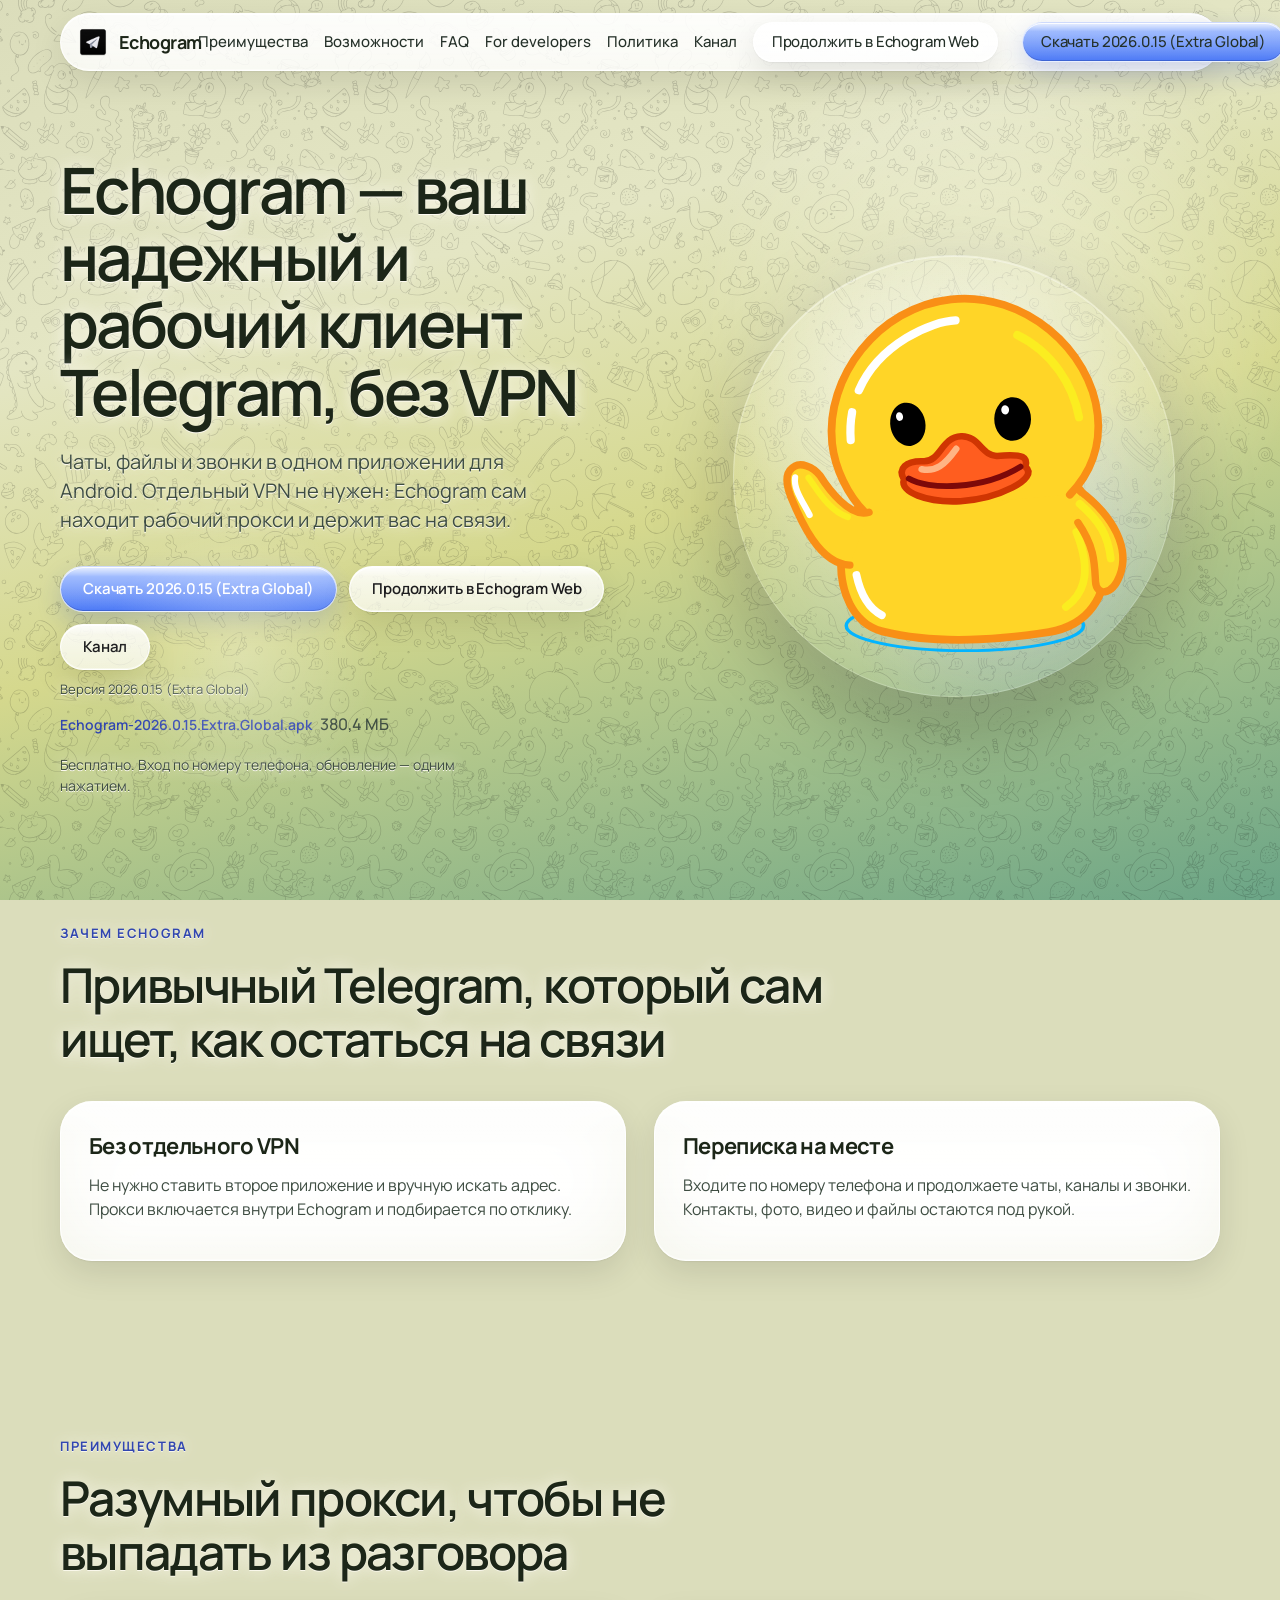
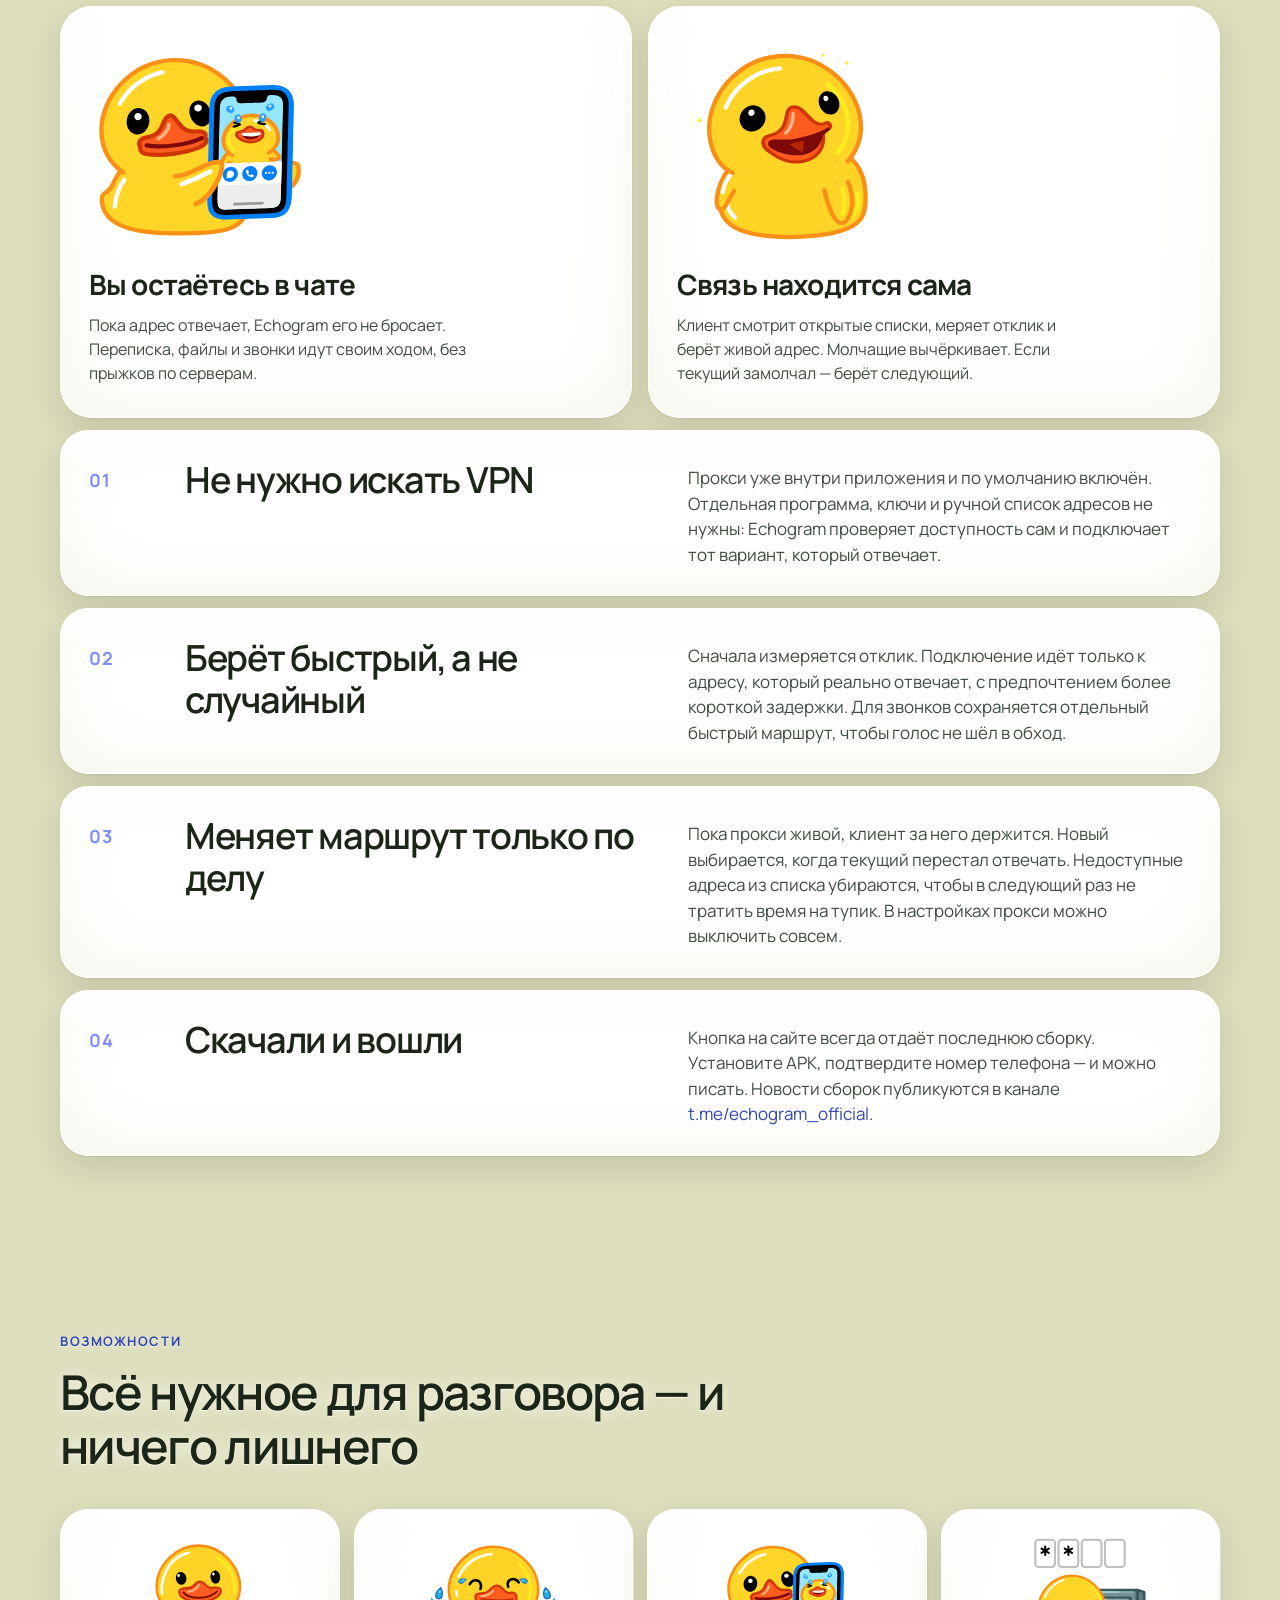
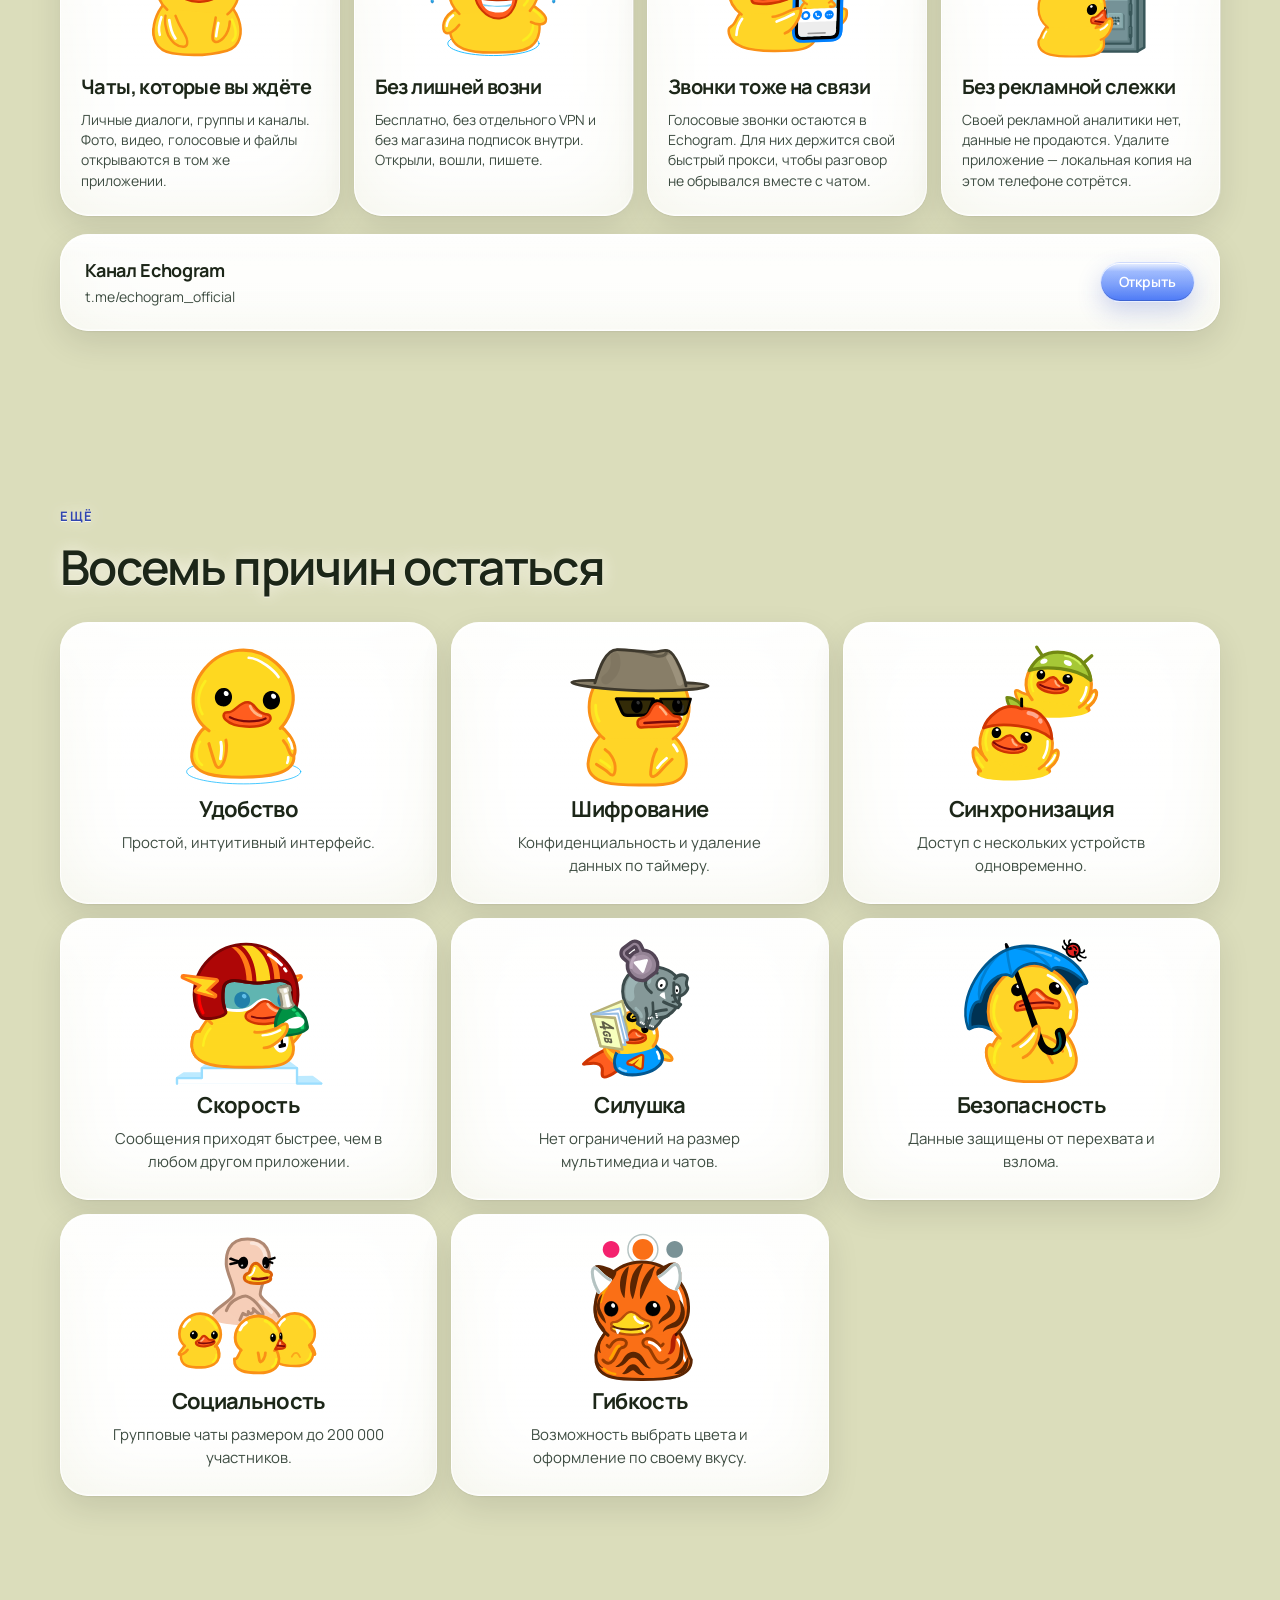
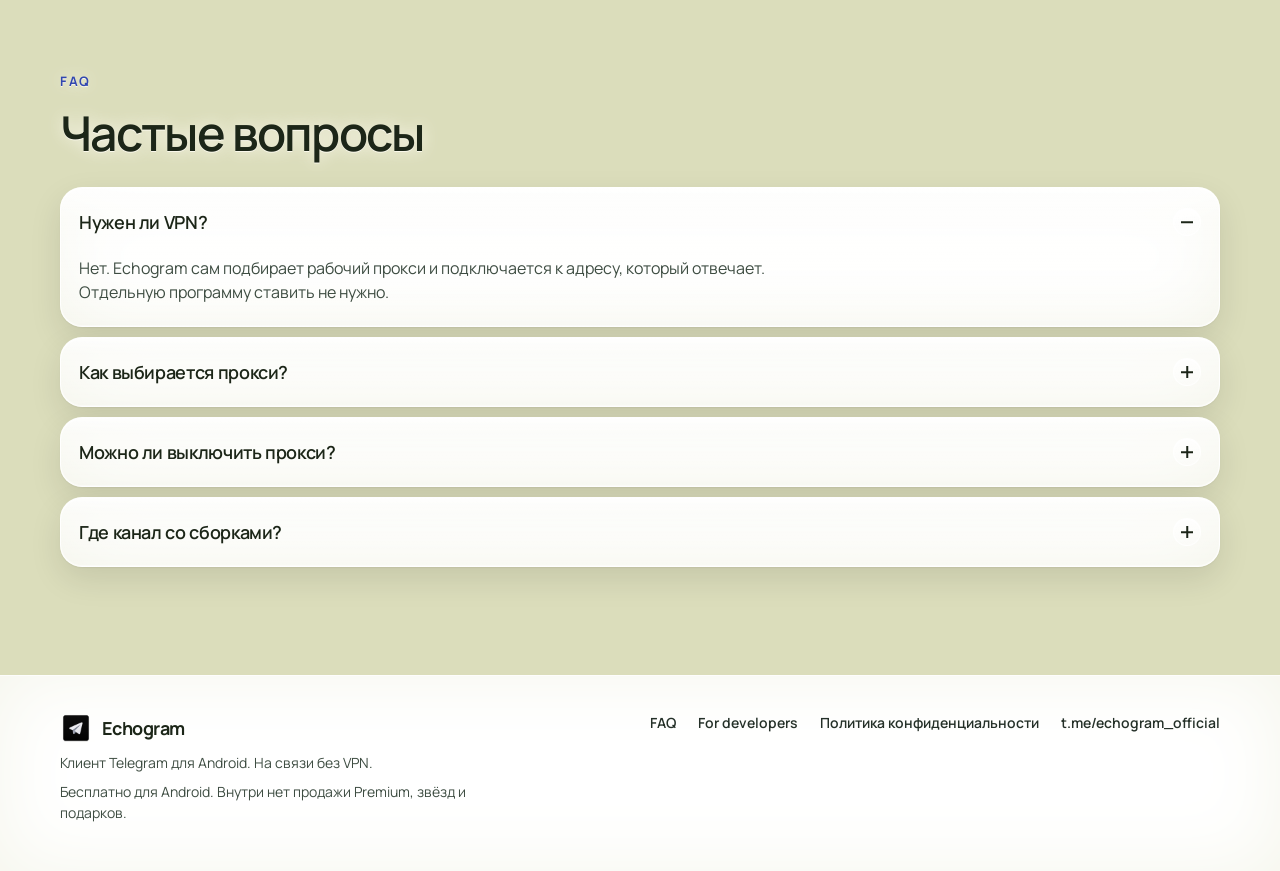
<file: index.html>
<!DOCTYPE html>
<html lang="ru">
<head>
  <meta charset="utf-8">
  <meta name="viewport" content="width=device-width, initial-scale=1">
  <title>Echogram — ваш надежный и рабочий клиент Telegram, без VPN</title>
  <meta name="description" content="Echogram — ваш надежный и рабочий клиент Telegram, без VPN.">
  <meta name="robots" content="index, follow, max-image-preview:large">
  <link rel="canonical" href="https://echogram.pw/">
  <meta property="og:locale" content="ru_RU">
  <meta property="og:type" content="website">
  <meta property="og:site_name" content="Echogram">
  <meta property="og:title" content="Echogram — ваш надежный и рабочий клиент Telegram, без VPN">
  <meta property="og:description" content="Echogram — ваш надежный и рабочий клиент Telegram, без VPN.">
  <meta property="og:url" content="https://echogram.pw/">
  <meta property="og:image" content="https://echogram.pw/icon.webp">
  <meta name="twitter:card" content="summary">
  <meta name="twitter:title" content="Echogram — ваш надежный и рабочий клиент Telegram, без VPN">
  <meta name="twitter:description" content="Echogram — ваш надежный и рабочий клиент Telegram, без VPN.">
  <meta name="twitter:image" content="https://echogram.pw/icon.webp">
  <meta name="theme-color" content="#09090c">
  <link rel="icon" href="icon.webp" type="image/webp">
  <link rel="apple-touch-icon" href="icon.webp">
  <script type="application/ld+json">
  {
    "@context": "https://schema.org",
    "@graph": [
      {
        "@type": "WebSite",
        "name": "Echogram",
        "url": "https://echogram.pw/",
        "inLanguage": "ru",
        "description": "Echogram — ваш надежный и рабочий клиент Telegram, без VPN."
      },
      {
        "@type": "SoftwareApplication",
        "name": "Echogram",
        "operatingSystem": "Android",
        "applicationCategory": "CommunicationApplication",
        "url": "https://echogram.pw/",
        "description": "Echogram — ваш надежный и рабочий клиент Telegram, без VPN.",
        "downloadUrl": "https://github.com/VMRcompany/echogram/releases/download/2026.0.15-Extra-Global/Echogram-2026.0.15.Extra.Global.apk",
        "offers": { "@type": "Offer", "price": "0", "priceCurrency": "RUB" }
      }
    ]
  }
  </script>
  <link rel="preconnect" href="https://fonts.googleapis.com">
  <link rel="preconnect" href="https://fonts.gstatic.com" crossorigin>
  <link href="https://fonts.googleapis.com/css2?family=Manrope:wght@400;500;600;700&display=swap" rel="stylesheet">
  <link rel="stylesheet" href="css/styles.css">
</head>
<body>
  <header class="header">
    <div class="wrap">
      <a class="logo" href="index.html" aria-label="Echogram">
        <img class="logo-mark" src="icon.webp" width="32" height="32" alt="">
        Echogram
      </a>
      <button class="burger" type="button" aria-label="Меню" aria-expanded="false"><span></span></button>
      <nav class="nav">
        <a href="#advantages">Преимущества</a>
        <a href="#features">Возможности</a>
        <a href="faq.html">FAQ</a>
        <a href="developers.html">For developers</a>
        <a href="privacy.html">Политика</a>
        <a href="https://t.me/echogram_official">Канал</a>
        <a class="btn btn-ghost btn-sm header-web" href="https://web-echogram.mineholde.pro/">Продолжить в Echogram Web</a>
        <a class="btn btn-primary btn-sm header-cta" data-latest-apk href="https://github.com/VMRcompany/echogram/releases/download/2026.0.15-Extra-Global/Echogram-2026.0.15.Extra.Global.apk" download="Echogram-2026.0.15.Extra.Global.apk"><span data-apk-label>Скачать 2026.0.15 (Extra Global)</span></a>
      </nav>
    </div>
  </header>

  <main>
    <section class="hero">
      <div class="wrap hero-grid">
        <div>
          <h1 class="reveal" style="--i:1">Echogram — ваш надежный и рабочий клиент Telegram, без VPN</h1>
          <p class="lead reveal" style="--i:2">Чаты, файлы и звонки в одном приложении для Android. Отдельный VPN не нужен: Echogram сам находит рабочий прокси и держит вас на связи.</p>
          <div class="hero-actions reveal" style="--i:3">
            <a class="btn btn-primary" data-latest-apk href="https://github.com/VMRcompany/echogram/releases/download/2026.0.15-Extra-Global/Echogram-2026.0.15.Extra.Global.apk" download="Echogram-2026.0.15.Extra.Global.apk"><span data-apk-label>Скачать 2026.0.15 (Extra Global)</span></a>
            <a class="btn btn-ghost" href="https://web-echogram.mineholde.pro/">Продолжить в Echogram Web</a>
            <a class="btn btn-ghost" href="https://t.me/echogram_official">Канал</a>
          </div>
          <p class="apk-meta reveal" style="--i:4" data-apk-meta>Версия 2026.0.15 (Extra Global)</p>
          <ul class="release-files reveal" style="--i:4" data-release-files></ul>
          <p class="fine reveal" style="--i:4">Бесплатно. Вход по номеру телефона, обновление — одним нажатием.</p>
        </div>
        <div class="hero-visual reveal" style="--i:2">
          <div class="glow"></div>
          <div class="sticker sticker-xl" data-sticker="stickers/wave.json" aria-hidden="true"></div>
        </div>
      </div>
    </section>

    <section class="section intro" id="about">
      <div class="wrap">
        <p class="section-label reveal">Зачем Echogram</p>
        <h2 class="reveal" style="--i:1">Привычный Telegram, который сам ищет, как остаться на связи</h2>
        <div class="intro-grid">
          <article class="intro-card reveal" style="--i:2">
            <h3>Без отдельного VPN</h3>
            <p>Не нужно ставить второе приложение и вручную искать адрес. Прокси включается внутри Echogram и подбирается по отклику.</p>
          </article>
          <article class="intro-card reveal" style="--i:3">
            <h3>Переписка на месте</h3>
            <p>Входите по номеру телефона и продолжаете чаты, каналы и звонки. Контакты, фото, видео и файлы остаются под рукой.</p>
          </article>
        </div>
      </div>
    </section>

    <section class="section" id="advantages">
      <div class="wrap">
        <p class="section-label reveal">Преимущества</p>
        <h2 class="block-title reveal" style="--i:1">Разумный прокси, чтобы не выпадать из разговора</h2>
        <div class="scene">
          <article class="scene-card reveal" style="--i:2">
            <div class="sticker sticker-lg" data-sticker="stickers/phone.json" aria-hidden="true"></div>
            <h3>Вы остаётесь в чате</h3>
            <p>Пока адрес отвечает, Echogram его не бросает. Переписка, файлы и звонки идут своим ходом, без прыжков по серверам.</p>
          </article>
          <article class="scene-card reveal" style="--i:3">
            <div class="sticker sticker-lg" data-sticker="stickers/happy.json" aria-hidden="true"></div>
            <h3>Связь находится сама</h3>
            <p>Клиент смотрит открытые списки, меряет отклик и берёт живой адрес. Молчащие вычёркивает. Если текущий замолчал — берёт следующий.</p>
          </article>
        </div>
        <div class="adv-item reveal">
          <div class="num">01</div>
          <h3>Не нужно искать VPN</h3>
          <p>Прокси уже внутри приложения и по умолчанию включён. Отдельная программа, ключи и ручной список адресов не нужны: Echogram проверяет доступность сам и подключает тот вариант, который отвечает.</p>
        </div>
        <div class="adv-item reveal" style="--i:1">
          <div class="num">02</div>
          <h3>Берёт быстрый, а не случайный</h3>
          <p>Сначала измеряется отклик. Подключение идёт только к адресу, который реально отвечает, с предпочтением более короткой задержки. Для звонков сохраняется отдельный быстрый маршрут, чтобы голос не шёл в обход.</p>
        </div>
        <div class="adv-item reveal" style="--i:2">
          <div class="num">03</div>
          <h3>Меняет маршрут только по делу</h3>
          <p>Пока прокси живой, клиент за него держится. Новый выбирается, когда текущий перестал отвечать. Недоступные адреса из списка убираются, чтобы в следующий раз не тратить время на тупик. В настройках прокси можно выключить совсем.</p>
        </div>
        <div class="adv-item reveal" style="--i:3">
          <div class="num">04</div>
          <h3>Скачали и вошли</h3>
          <p>Кнопка на сайте всегда отдаёт последнюю сборку. Установите APK, подтвердите номер телефона — и можно писать. Новости сборок публикуются в канале <a href="https://t.me/echogram_official">t.me/echogram_official</a>.</p>
        </div>
      </div>
    </section>

    <section class="section" id="features">
      <div class="wrap">
        <p class="section-label reveal">Возможности</p>
        <h2 class="block-title reveal" style="--i:1">Всё нужное для разговора — и ничего лишнего</h2>
        <div class="cards">
          <article class="card reveal" style="--i:1">
            <div class="sticker" data-sticker="stickers/like.json" aria-hidden="true"></div>
            <h3>Чаты, которые вы ждёте</h3>
            <p>Личные диалоги, группы и каналы. Фото, видео, голосовые и файлы открываются в том же приложении.</p>
          </article>
          <article class="card reveal" style="--i:2">
            <div class="sticker" data-sticker="stickers/laugh.json" aria-hidden="true"></div>
            <h3>Без лишней возни</h3>
            <p>Бесплатно, без отдельного VPN и без магазина подписок внутри. Открыли, вошли, пишете.</p>
          </article>
          <article class="card reveal" style="--i:3">
            <div class="sticker" data-sticker="stickers/phone.json" aria-hidden="true"></div>
            <h3>Звонки тоже на связи</h3>
            <p>Голосовые звонки остаются в Echogram. Для них держится свой быстрый прокси, чтобы разговор не обрывался вместе с чатом.</p>
          </article>
          <article class="card reveal" style="--i:4">
            <div class="sticker" data-sticker="stickers/lock.json" aria-hidden="true"></div>
            <h3>Без рекламной слежки</h3>
            <p>Своей рекламной аналитики нет, данные не продаются. Удалите приложение — локальная копия на этом телефоне сотрётся.</p>
          </article>
        </div>
        <div class="channel reveal">
          <div>
            <strong>Канал Echogram</strong>
            <span>t.me/echogram_official</span>
          </div>
          <a class="btn btn-primary btn-sm" href="https://t.me/echogram_official">Открыть</a>
        </div>
      </div>
    </section>

    <section class="section" id="reasons">
      <div class="wrap">
        <p class="section-label reveal">Ещё</p>
        <h2 class="block-title reveal" style="--i:1">Восемь причин остаться</h2>
        <div class="reasons">
          <article class="reason reveal" style="--i:1">
            <div class="sticker" data-sticker="stickers/ease.json" aria-hidden="true"></div>
            <h3>Удобство</h3>
            <p>Простой, интуитивный интерфейс.</p>
          </article>
          <article class="reason reveal" style="--i:2">
            <div class="sticker" data-sticker="stickers/spy.json" aria-hidden="true"></div>
            <h3>Шифрование</h3>
            <p>Конфиденциальность и удаление данных по таймеру.</p>
          </article>
          <article class="reason reveal" style="--i:3">
            <div class="sticker" data-sticker="stickers/sync.json" aria-hidden="true"></div>
            <h3>Синхронизация</h3>
            <p>Доступ с нескольких устройств одновременно.</p>
          </article>
          <article class="reason reveal" style="--i:1">
            <div class="sticker" data-sticker="stickers/speed.json" aria-hidden="true"></div>
            <h3>Скорость</h3>
            <p>Сообщения приходят быстрее, чем в любом другом приложении.</p>
          </article>
          <article class="reason reveal" style="--i:2">
            <div class="sticker" data-sticker="stickers/strong.json" aria-hidden="true"></div>
            <h3>Силушка</h3>
            <p>Нет ограничений на размер мультимедиа и чатов.</p>
          </article>
          <article class="reason reveal" style="--i:1">
            <div class="sticker" data-sticker="stickers/safe.json" aria-hidden="true"></div>
            <h3>Безопасность</h3>
            <p>Данные защищены от перехвата и взлома.</p>
          </article>
          <article class="reason reveal" style="--i:2">
            <div class="sticker" data-sticker="stickers/social.json" aria-hidden="true"></div>
            <h3>Социальность</h3>
            <p>Групповые чаты размером до 200&nbsp;000 участников.</p>
          </article>
          <article class="reason reveal" style="--i:3">
            <div class="sticker" data-sticker="stickers/flex.json" aria-hidden="true"></div>
            <h3>Гибкость</h3>
            <p>Возможность выбрать цвета и оформление по своему вкусу.</p>
          </article>
        </div>
      </div>
    </section>

    <section class="section" id="faq">
      <div class="wrap">
        <p class="section-label reveal">FAQ</p>
        <h2 class="block-title reveal" style="--i:1">Частые вопросы</h2>
        <div class="faq-list">
          <div class="faq-item open reveal">
            <button class="faq-q" type="button" aria-expanded="true">Нужен ли VPN?<span class="mark" aria-hidden="true"></span></button>
            <div class="faq-a">Нет. Echogram сам подбирает рабочий прокси и подключается к адресу, который отвечает. Отдельную программу ставить не нужно.</div>
          </div>
          <div class="faq-item reveal" style="--i:1">
            <button class="faq-q" type="button" aria-expanded="false">Как выбирается прокси?<span class="mark" aria-hidden="true"></span></button>
            <div class="faq-a">Клиент смотрит открытые списки, проверяет, кто отвечает, и берёт вариант с лучшим откликом. Молчащие адреса вычёркиваются. Пока текущий жив, он не меняется. Новый появляется только если связь пропала.</div>
          </div>
          <div class="faq-item reveal" style="--i:2">
            <button class="faq-q" type="button" aria-expanded="false">Можно ли выключить прокси?<span class="mark" aria-hidden="true"></span></button>
            <div class="faq-a">Да. Прокси включается по умолчанию, чтобы проще оставаться на связи, и отключается в настройках, когда он не нужен.</div>
          </div>
          <div class="faq-item reveal" style="--i:3">
            <button class="faq-q" type="button" aria-expanded="false">Где канал со сборками?<span class="mark" aria-hidden="true"></span></button>
            <div class="faq-a"><a href="https://t.me/echogram_official">t.me/echogram_official</a></div>
          </div>
        </div>
      </div>
    </section>
  </main>

  <footer class="footer">
    <div class="wrap">
      <div class="footer-grid">
        <div>
          <a class="logo" href="index.html">
            <img class="logo-mark" src="icon.webp" width="32" height="32" alt="">
            Echogram
          </a>
          <p>Клиент Telegram для Android. На связи без VPN.</p>
        </div>
        <div class="footer-links">
          <a href="faq.html">FAQ</a>
          <a href="developers.html">For developers</a>
          <a href="privacy.html">Политика конфиденциальности</a>
          <a href="https://t.me/echogram_official">t.me/echogram_official</a>
        </div>
      </div>
      <p class="legal">Бесплатно для Android. Внутри нет продажи Premium, звёзд и подарков.</p>
    </div>
  </footer>
  <script src="js/lottie.min.js"></script>
  <script src="js/site.js"></script>
</body>
</html>
</file>
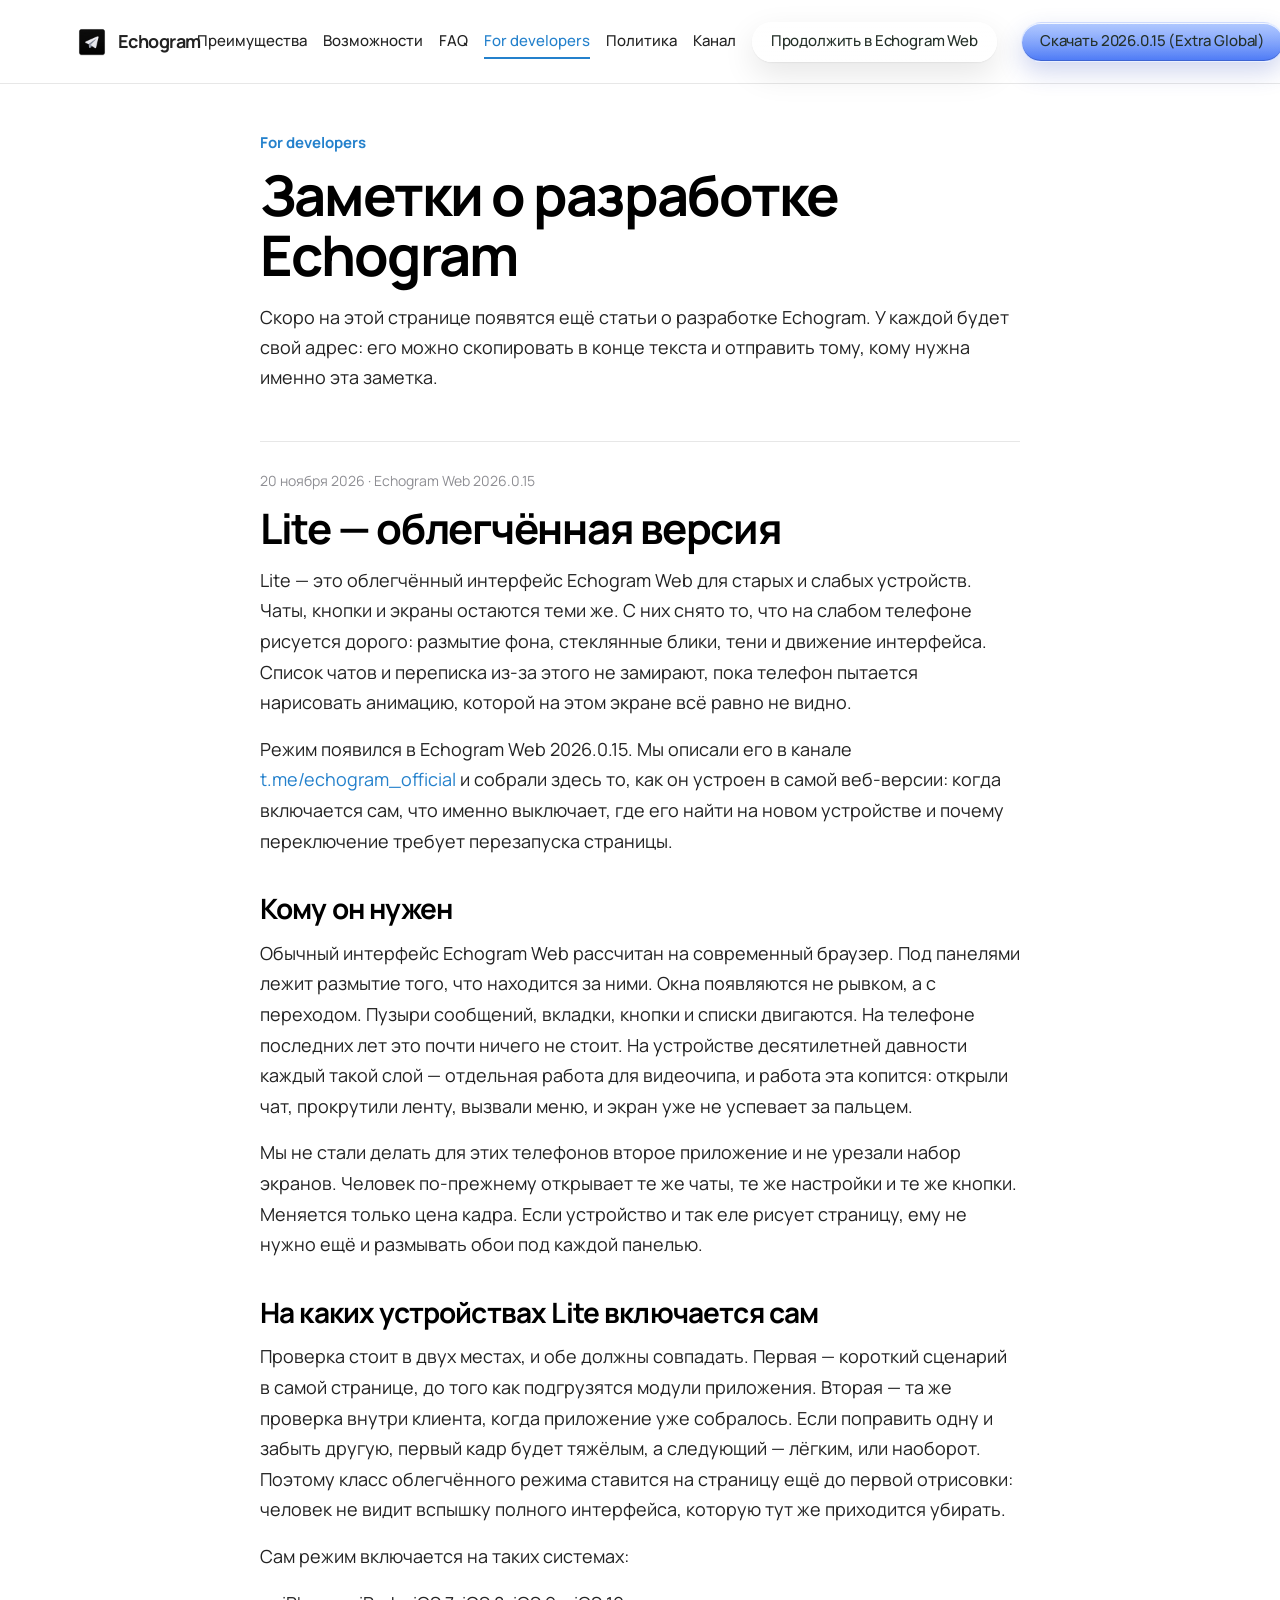
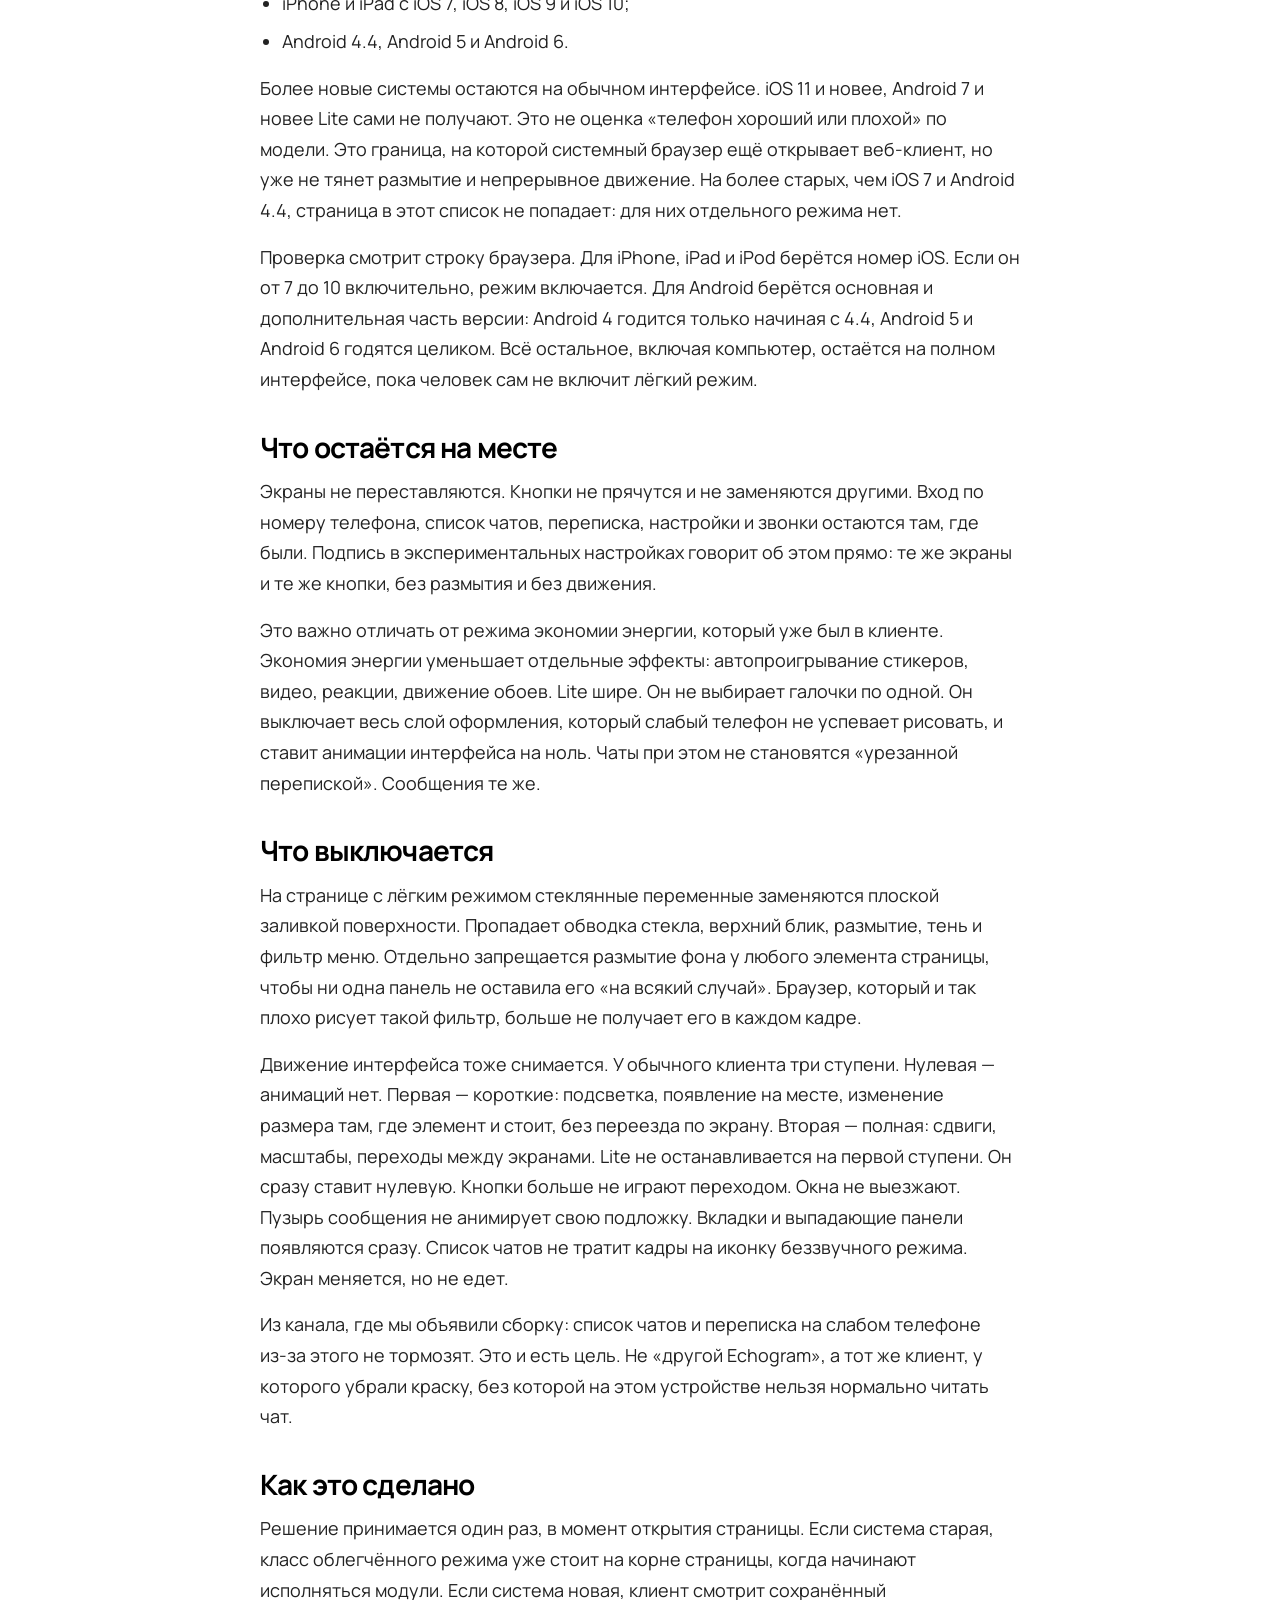
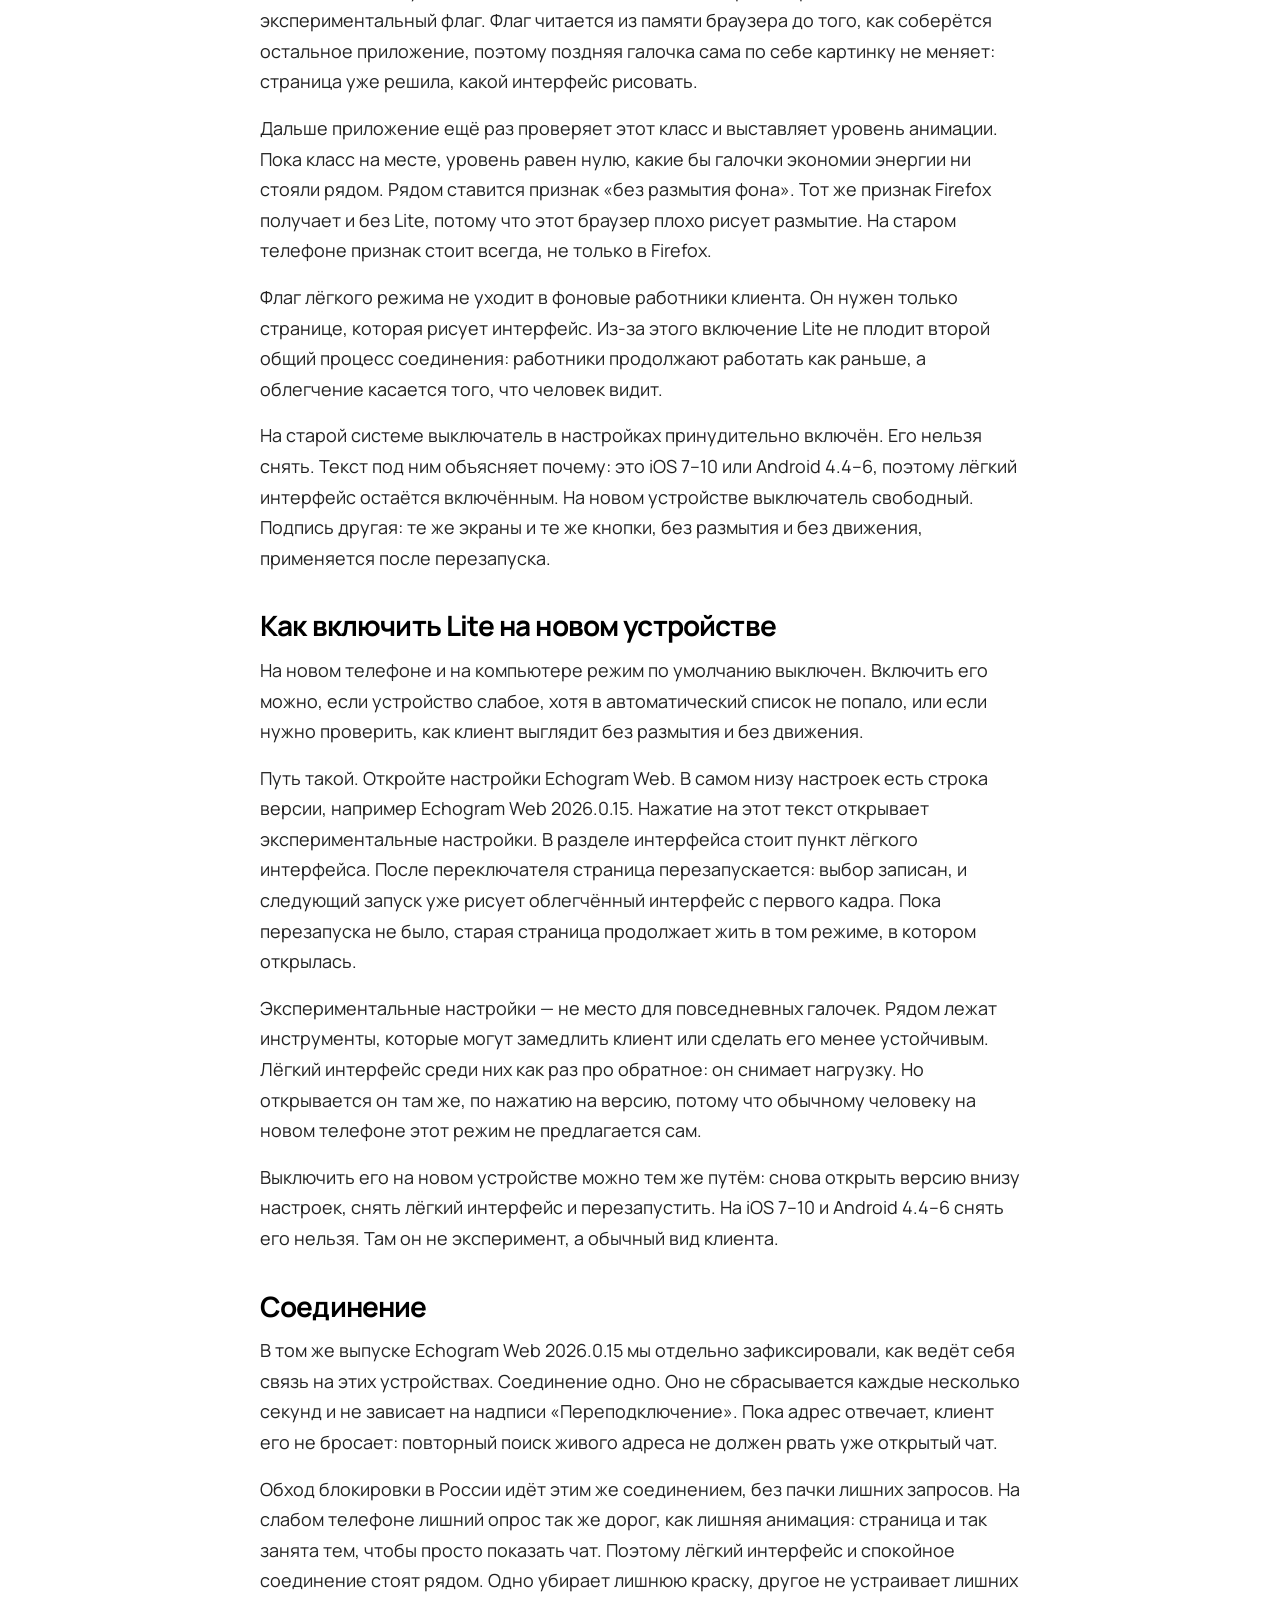
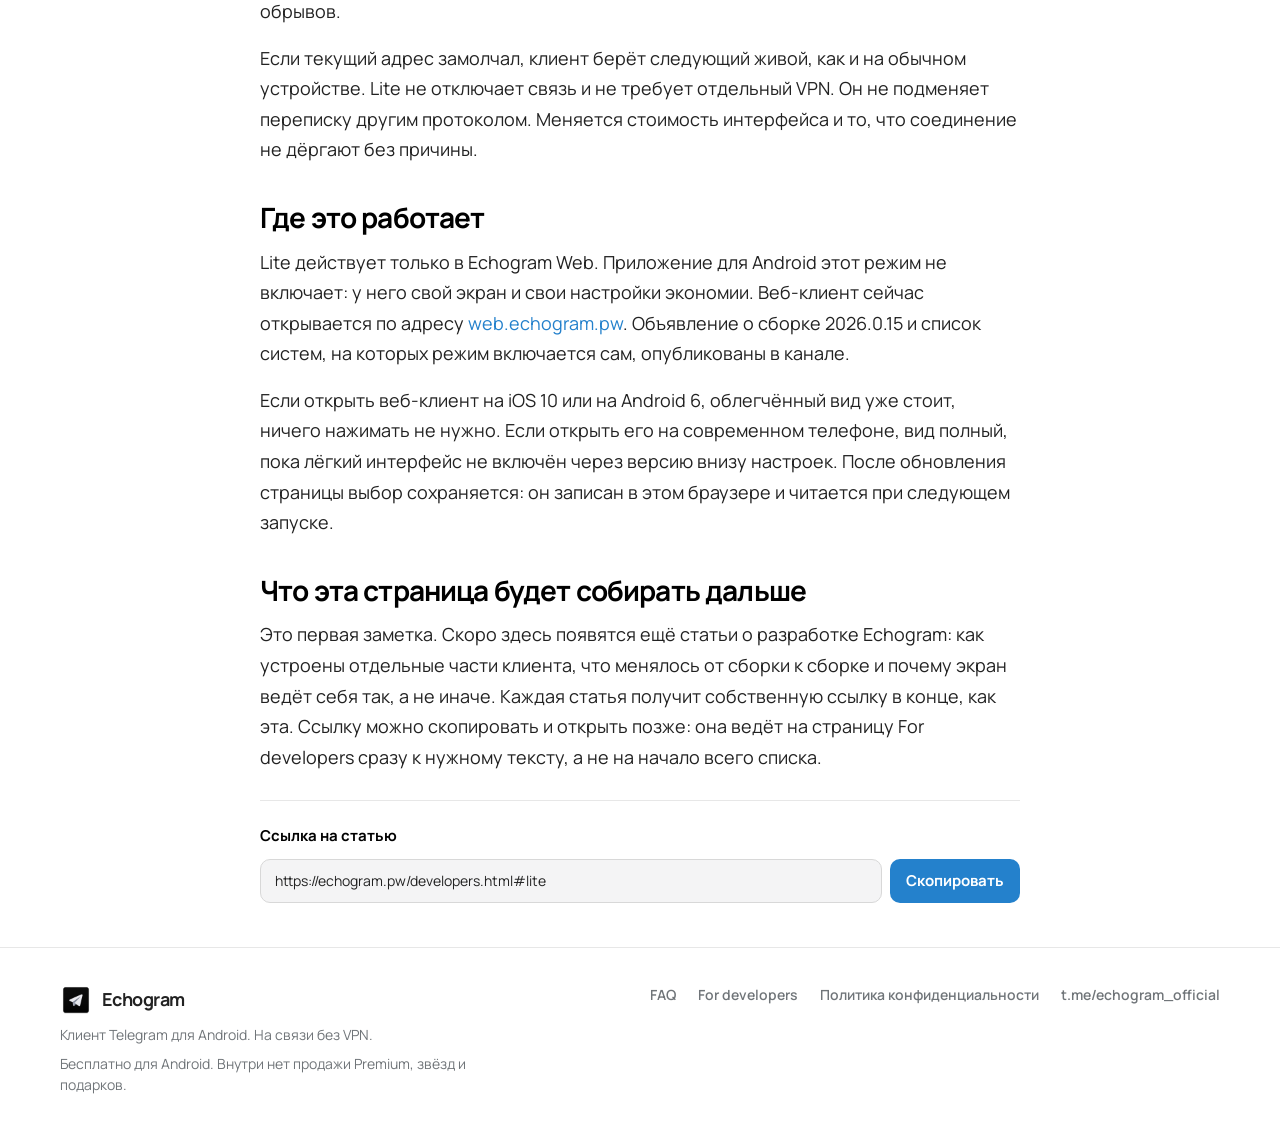
<file: developers.html>
<!DOCTYPE html>
<html lang="ru">
<head>
  <meta charset="utf-8">
  <meta name="viewport" content="width=device-width, initial-scale=1">
  <title>For developers — Echogram</title>
  <meta name="description" content="Lite — облегчённая версия Echogram Web для старых и слабых устройств: как она включается, что выключает и как это сделано.">
  <meta name="robots" content="index, follow">
  <link rel="canonical" href="https://echogram.pw/developers.html">
  <meta property="og:locale" content="ru_RU">
  <meta property="og:type" content="article">
  <meta property="og:site_name" content="Echogram">
  <meta property="og:title" content="Lite — облегчённая версия — Echogram">
  <meta property="og:description" content="Как устроена облегчённая версия Echogram Web для iOS 7–10 и Android 4.4–6.">
  <meta property="og:url" content="https://echogram.pw/developers.html#lite">
  <meta property="og:image" content="https://echogram.pw/icon.webp">
  <meta name="twitter:card" content="summary">
  <meta name="twitter:title" content="Lite — облегчённая версия — Echogram">
  <meta name="twitter:description" content="Как устроена облегчённая версия Echogram Web для iOS 7–10 и Android 4.4–6.">
  <meta name="twitter:image" content="https://echogram.pw/icon.webp">
  <meta name="theme-color" content="#ffffff">
  <link rel="icon" href="icon.webp" type="image/webp">
  <link rel="apple-touch-icon" href="icon.webp">
  <link rel="preconnect" href="https://fonts.googleapis.com">
  <link rel="preconnect" href="https://fonts.gstatic.com" crossorigin>
  <link href="https://fonts.googleapis.com/css2?family=Manrope:wght@400;500;600;700&display=swap" rel="stylesheet">
  <link rel="stylesheet" href="css/styles.css">
</head>
<body class="dev-page">
  <header class="header">
    <div class="wrap">
      <a class="logo" href="index.html" aria-label="Echogram">
        <img class="logo-mark" src="icon.webp" width="32" height="32" alt="">
        Echogram
      </a>
      <button class="burger" type="button" aria-label="Меню" aria-expanded="false"><span></span></button>
      <nav class="nav">
        <a href="index.html#advantages">Преимущества</a>
        <a href="index.html#features">Возможности</a>
        <a href="faq.html">FAQ</a>
        <a class="active" href="developers.html">For developers</a>
        <a href="privacy.html">Политика</a>
        <a href="https://t.me/echogram_official">Канал</a>
        <a class="btn btn-ghost btn-sm header-web" href="https://web-echogram.mineholde.pro/">Продолжить в Echogram Web</a>
        <a class="btn btn-primary btn-sm header-cta" data-latest-apk href="https://github.com/VMRcompany/echogram/releases/download/2026.0.15-Extra-Global/Echogram-2026.0.15.Extra.Global.apk" download="Echogram-2026.0.15.Extra.Global.apk"><span data-apk-label>Скачать 2026.0.15 (Extra Global)</span></a>
      </nav>
    </div>
  </header>

  <main class="dev">
    <p class="dev-kicker">For developers</p>
    <h1>Заметки о разработке Echogram</h1>
    <p class="dev-soon">Скоро на этой странице появятся ещё статьи о разработке Echogram. У каждой будет свой адрес: его можно скопировать в конце текста и отправить тому, кому нужна именно эта заметка.</p>

    <article class="dev-article" id="lite">
      <time datetime="2026-11-20">20 ноября 2026 · Echogram Web 2026.0.15</time>
      <h2>Lite — облегчённая версия</h2>
      <p>Lite — это облегчённый интерфейс Echogram Web для старых и слабых устройств. Чаты, кнопки и экраны остаются теми же. С них снято то, что на слабом телефоне рисуется дорого: размытие фона, стеклянные блики, тени и движение интерфейса. Список чатов и переписка из‑за этого не замирают, пока телефон пытается нарисовать анимацию, которой на этом экране всё равно не видно.</p>
      <p>Режим появился в Echogram Web 2026.0.15. Мы описали его в канале <a href="https://t.me/echogram_official">t.me/echogram_official</a> и собрали здесь то, как он устроен в самой веб-версии: когда включается сам, что именно выключает, где его найти на новом устройстве и почему переключение требует перезапуска страницы.</p>

      <h2>Кому он нужен</h2>
      <p>Обычный интерфейс Echogram Web рассчитан на современный браузер. Под панелями лежит размытие того, что находится за ними. Окна появляются не рывком, а с переходом. Пузыри сообщений, вкладки, кнопки и списки двигаются. На телефоне последних лет это почти ничего не стоит. На устройстве десятилетней давности каждый такой слой — отдельная работа для видеочипа, и работа эта копится: открыли чат, прокрутили ленту, вызвали меню, и экран уже не успевает за пальцем.</p>
      <p>Мы не стали делать для этих телефонов второе приложение и не урезали набор экранов. Человек по-прежнему открывает те же чаты, те же настройки и те же кнопки. Меняется только цена кадра. Если устройство и так еле рисует страницу, ему не нужно ещё и размывать обои под каждой панелью.</p>

      <h2>На каких устройствах Lite включается сам</h2>
      <p>Проверка стоит в двух местах, и обе должны совпадать. Первая — короткий сценарий в самой странице, до того как подгрузятся модули приложения. Вторая — та же проверка внутри клиента, когда приложение уже собралось. Если поправить одну и забыть другую, первый кадр будет тяжёлым, а следующий — лёгким, или наоборот. Поэтому класс облегчённого режима ставится на страницу ещё до первой отрисовки: человек не видит вспышку полного интерфейса, которую тут же приходится убирать.</p>
      <p>Сам режим включается на таких системах:</p>
      <ul>
        <li>iPhone и iPad с iOS 7, iOS 8, iOS 9 и iOS 10;</li>
        <li>Android 4.4, Android 5 и Android 6.</li>
      </ul>
      <p>Более новые системы остаются на обычном интерфейсе. iOS 11 и новее, Android 7 и новее Lite сами не получают. Это не оценка «телефон хороший или плохой» по модели. Это граница, на которой системный браузер ещё открывает веб-клиент, но уже не тянет размытие и непрерывное движение. На более старых, чем iOS 7 и Android 4.4, страница в этот список не попадает: для них отдельного режима нет.</p>
      <p>Проверка смотрит строку браузера. Для iPhone, iPad и iPod берётся номер iOS. Если он от 7 до 10 включительно, режим включается. Для Android берётся основная и дополнительная часть версии: Android 4 годится только начиная с 4.4, Android 5 и Android 6 годятся целиком. Всё остальное, включая компьютер, остаётся на полном интерфейсе, пока человек сам не включит лёгкий режим.</p>

      <h2>Что остаётся на месте</h2>
      <p>Экраны не переставляются. Кнопки не прячутся и не заменяются другими. Вход по номеру телефона, список чатов, переписка, настройки и звонки остаются там, где были. Подпись в экспериментальных настройках говорит об этом прямо: те же экраны и те же кнопки, без размытия и без движения.</p>
      <p>Это важно отличать от режима экономии энергии, который уже был в клиенте. Экономия энергии уменьшает отдельные эффекты: автопроигрывание стикеров, видео, реакции, движение обоев. Lite шире. Он не выбирает галочки по одной. Он выключает весь слой оформления, который слабый телефон не успевает рисовать, и ставит анимации интерфейса на ноль. Чаты при этом не становятся «урезанной перепиской». Сообщения те же.</p>

      <h2>Что выключается</h2>
      <p>На странице с лёгким режимом стеклянные переменные заменяются плоской заливкой поверхности. Пропадает обводка стекла, верхний блик, размытие, тень и фильтр меню. Отдельно запрещается размытие фона у любого элемента страницы, чтобы ни одна панель не оставила его «на всякий случай». Браузер, который и так плохо рисует такой фильтр, больше не получает его в каждом кадре.</p>
      <p>Движение интерфейса тоже снимается. У обычного клиента три ступени. Нулевая — анимаций нет. Первая — короткие: подсветка, появление на месте, изменение размера там, где элемент и стоит, без переезда по экрану. Вторая — полная: сдвиги, масштабы, переходы между экранами. Lite не останавливается на первой ступени. Он сразу ставит нулевую. Кнопки больше не играют переходом. Окна не выезжают. Пузырь сообщения не анимирует свою подложку. Вкладки и выпадающие панели появляются сразу. Список чатов не тратит кадры на иконку беззвучного режима. Экран меняется, но не едет.</p>
      <p>Из канала, где мы объявили сборку: список чатов и переписка на слабом телефоне из‑за этого не тормозят. Это и есть цель. Не «другой Echogram», а тот же клиент, у которого убрали краску, без которой на этом устройстве нельзя нормально читать чат.</p>

      <h2>Как это сделано</h2>
      <p>Решение принимается один раз, в момент открытия страницы. Если система старая, класс облегчённого режима уже стоит на корне страницы, когда начинают исполняться модули. Если система новая, клиент смотрит сохранённый экспериментальный флаг. Флаг читается из памяти браузера до того, как соберётся остальное приложение, поэтому поздняя галочка сама по себе картинку не меняет: страница уже решила, какой интерфейс рисовать.</p>
      <p>Дальше приложение ещё раз проверяет этот класс и выставляет уровень анимации. Пока класс на месте, уровень равен нулю, какие бы галочки экономии энергии ни стояли рядом. Рядом ставится признак «без размытия фона». Тот же признак Firefox получает и без Lite, потому что этот браузер плохо рисует размытие. На старом телефоне признак стоит всегда, не только в Firefox.</p>
      <p>Флаг лёгкого режима не уходит в фоновые работники клиента. Он нужен только странице, которая рисует интерфейс. Из‑за этого включение Lite не плодит второй общий процесс соединения: работники продолжают работать как раньше, а облегчение касается того, что человек видит.</p>
      <p>На старой системе выключатель в настройках принудительно включён. Его нельзя снять. Текст под ним объясняет почему: это iOS 7–10 или Android 4.4–6, поэтому лёгкий интерфейс остаётся включённым. На новом устройстве выключатель свободный. Подпись другая: те же экраны и те же кнопки, без размытия и без движения, применяется после перезапуска.</p>

      <h2>Как включить Lite на новом устройстве</h2>
      <p>На новом телефоне и на компьютере режим по умолчанию выключен. Включить его можно, если устройство слабое, хотя в автоматический список не попало, или если нужно проверить, как клиент выглядит без размытия и без движения.</p>
      <p>Путь такой. Откройте настройки Echogram Web. В самом низу настроек есть строка версии, например Echogram Web 2026.0.15. Нажатие на этот текст открывает экспериментальные настройки. В разделе интерфейса стоит пункт лёгкого интерфейса. После переключателя страница перезапускается: выбор записан, и следующий запуск уже рисует облегчённый интерфейс с первого кадра. Пока перезапуска не было, старая страница продолжает жить в том режиме, в котором открылась.</p>
      <p>Экспериментальные настройки — не место для повседневных галочек. Рядом лежат инструменты, которые могут замедлить клиент или сделать его менее устойчивым. Лёгкий интерфейс среди них как раз про обратное: он снимает нагрузку. Но открывается он там же, по нажатию на версию, потому что обычному человеку на новом телефоне этот режим не предлагается сам.</p>
      <p>Выключить его на новом устройстве можно тем же путём: снова открыть версию внизу настроек, снять лёгкий интерфейс и перезапустить. На iOS 7–10 и Android 4.4–6 снять его нельзя. Там он не эксперимент, а обычный вид клиента.</p>

      <h2>Соединение</h2>
      <p>В том же выпуске Echogram Web 2026.0.15 мы отдельно зафиксировали, как ведёт себя связь на этих устройствах. Соединение одно. Оно не сбрасывается каждые несколько секунд и не зависает на надписи «Переподключение». Пока адрес отвечает, клиент его не бросает: повторный поиск живого адреса не должен рвать уже открытый чат.</p>
      <p>Обход блокировки в России идёт этим же соединением, без пачки лишних запросов. На слабом телефоне лишний опрос так же дорог, как лишняя анимация: страница и так занята тем, чтобы просто показать чат. Поэтому лёгкий интерфейс и спокойное соединение стоят рядом. Одно убирает лишнюю краску, другое не устраивает лишних обрывов.</p>
      <p>Если текущий адрес замолчал, клиент берёт следующий живой, как и на обычном устройстве. Lite не отключает связь и не требует отдельный VPN. Он не подменяет переписку другим протоколом. Меняется стоимость интерфейса и то, что соединение не дёргают без причины.</p>

      <h2>Где это работает</h2>
      <p>Lite действует только в Echogram Web. Приложение для Android этот режим не включает: у него свой экран и свои настройки экономии. Веб-клиент сейчас открывается по адресу <a href="https://web.echogram.pw">web.echogram.pw</a>. Объявление о сборке 2026.0.15 и список систем, на которых режим включается сам, опубликованы в канале.</p>
      <p>Если открыть веб-клиент на iOS 10 или на Android 6, облегчённый вид уже стоит, ничего нажимать не нужно. Если открыть его на современном телефоне, вид полный, пока лёгкий интерфейс не включён через версию внизу настроек. После обновления страницы выбор сохраняется: он записан в этом браузере и читается при следующем запуске.</p>

      <h2>Что эта страница будет собирать дальше</h2>
      <p>Это первая заметка. Скоро здесь появятся ещё статьи о разработке Echogram: как устроены отдельные части клиента, что менялось от сборки к сборке и почему экран ведёт себя так, а не иначе. Каждая статья получит собственную ссылку в конце, как эта. Ссылку можно скопировать и открыть позже: она ведёт на страницу For developers сразу к нужному тексту, а не на начало всего списка.</p>

      <div class="dev-share">
        <p>Ссылка на статью</p>
        <div class="dev-share-row">
          <input id="lite-link" type="text" readonly value="https://echogram.pw/developers.html#lite" aria-label="Ссылка на статью Lite">
          <button type="button" data-copy="lite-link">Скопировать</button>
        </div>
      </div>
    </article>
  </main>

  <footer class="footer">
    <div class="wrap">
      <div class="footer-grid">
        <div>
          <a class="logo" href="index.html">
            <img class="logo-mark" src="icon.webp" width="32" height="32" alt="">
            Echogram
          </a>
          <p>Клиент Telegram для Android. На связи без VPN.</p>
        </div>
        <div class="footer-links">
          <a href="faq.html">FAQ</a>
          <a href="developers.html">For developers</a>
          <a href="privacy.html">Политика конфиденциальности</a>
          <a href="https://t.me/echogram_official">t.me/echogram_official</a>
        </div>
      </div>
      <p class="legal">Бесплатно для Android. Внутри нет продажи Premium, звёзд и подарков.</p>
    </div>
  </footer>
  <script src="js/site.js"></script>
</body>
</html>
</file>
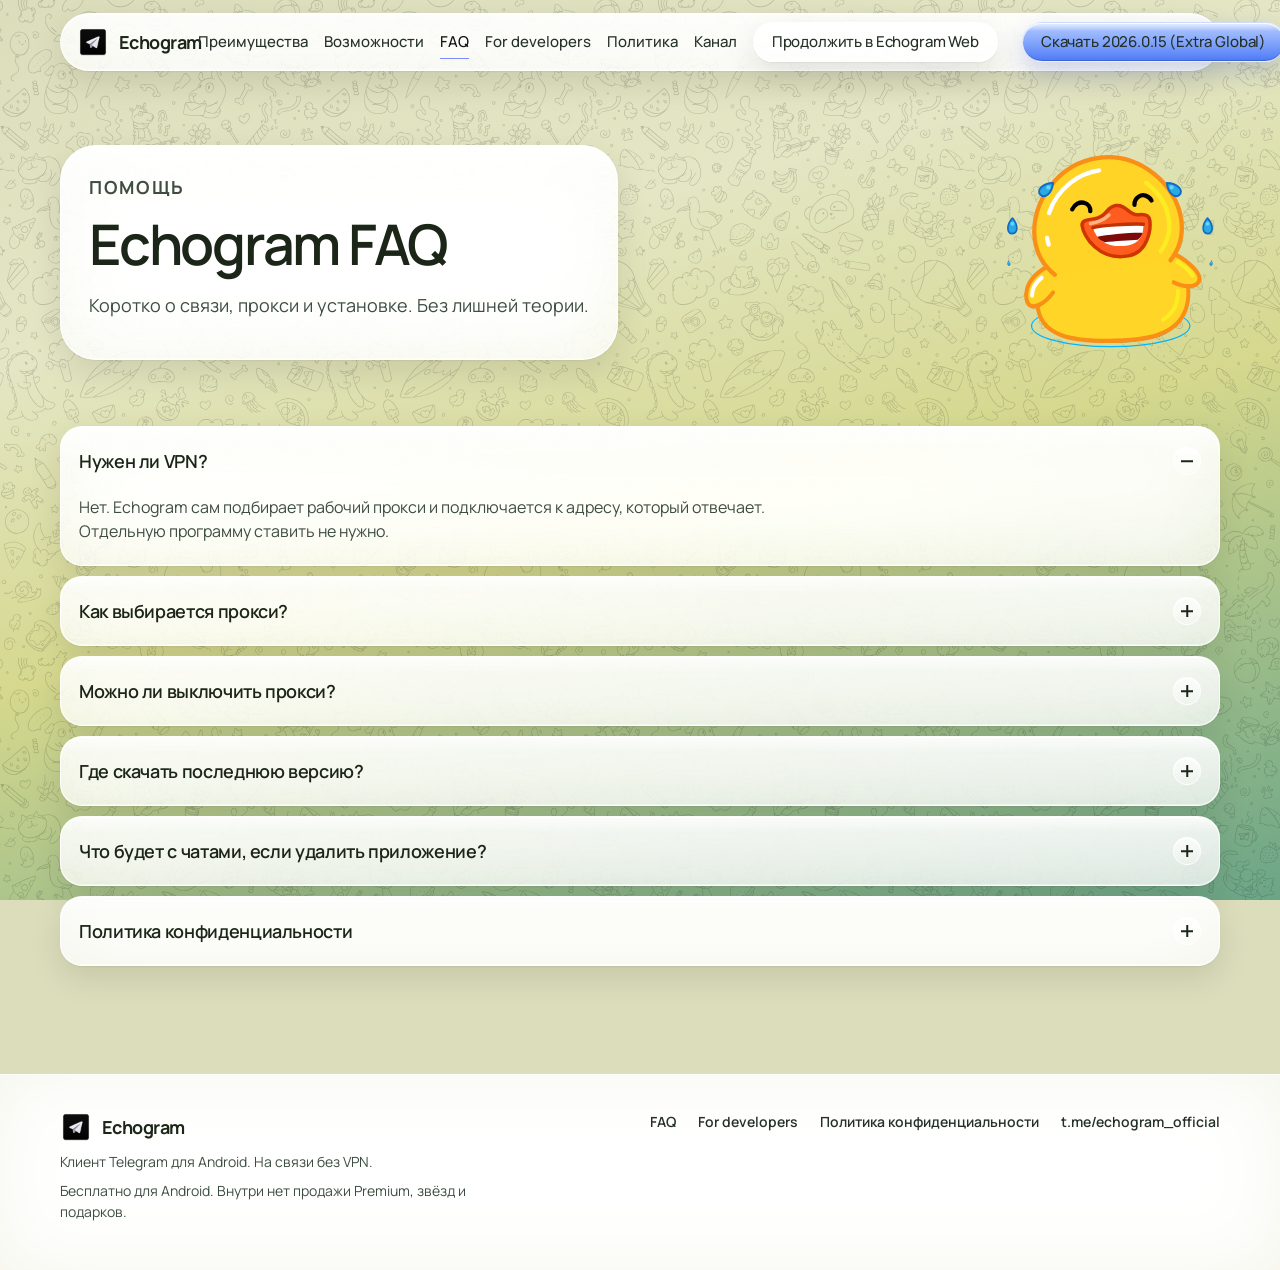
<file: faq.html>
<!DOCTYPE html>
<html lang="ru">
<head>
  <meta charset="utf-8">
  <meta name="viewport" content="width=device-width, initial-scale=1">
  <title>Вопросы и ответы — Echogram</title>
  <meta name="description" content="Как Echogram подбирает прокси, нужен ли VPN и где скачать последнюю версию для Android.">
  <meta name="robots" content="index, follow">
  <link rel="canonical" href="https://echogram.pw/faq.html">
  <meta property="og:locale" content="ru_RU">
  <meta property="og:type" content="website">
  <meta property="og:site_name" content="Echogram">
  <meta property="og:title" content="Вопросы и ответы — Echogram">
  <meta property="og:description" content="Как Echogram подбирает прокси, нужен ли VPN и где скачать последнюю версию для Android.">
  <meta property="og:url" content="https://echogram.pw/faq.html">
  <meta property="og:image" content="https://echogram.pw/icon.webp">
  <meta name="twitter:card" content="summary">
  <meta name="twitter:title" content="Вопросы и ответы — Echogram">
  <meta name="twitter:description" content="Как Echogram подбирает прокси, нужен ли VPN и где скачать последнюю версию для Android.">
  <meta name="twitter:image" content="https://echogram.pw/icon.webp">
  <meta name="theme-color" content="#09090c">
  <link rel="icon" href="icon.webp" type="image/webp">
  <link rel="apple-touch-icon" href="icon.webp">
  <script type="application/ld+json">
  {
    "@context": "https://schema.org",
    "@type": "FAQPage",
    "url": "https://echogram.pw/faq.html",
    "inLanguage": "ru",
    "mainEntity": [
      {
        "@type": "Question",
        "name": "Нужен ли VPN?",
        "acceptedAnswer": {
          "@type": "Answer",
          "text": "Нет. Echogram сам подбирает рабочий прокси и подключается к адресу, который отвечает. Отдельную программу ставить не нужно."
        }
      },
      {
        "@type": "Question",
        "name": "Как выбирается прокси?",
        "acceptedAnswer": {
          "@type": "Answer",
          "text": "Клиент смотрит открытые списки, проверяет, кто отвечает, и берёт вариант с лучшим откликом. Молчащие адреса вычёркиваются. Пока текущий жив, он не меняется."
        }
      },
      {
        "@type": "Question",
        "name": "Можно ли выключить прокси?",
        "acceptedAnswer": {
          "@type": "Answer",
          "text": "Да. Прокси включён по умолчанию и отключается в настройках."
        }
      },
      {
        "@type": "Question",
        "name": "Где скачать последнюю версию?",
        "acceptedAnswer": {
          "@type": "Answer",
          "text": "Кнопка «Скачать» на сайте отдаёт последний APK из релизов GitHub."
        }
      }
    ]
  }
  </script>
  <link rel="preconnect" href="https://fonts.googleapis.com">
  <link rel="preconnect" href="https://fonts.gstatic.com" crossorigin>
  <link href="https://fonts.googleapis.com/css2?family=Manrope:wght@400;500;600;700&display=swap" rel="stylesheet">
  <link rel="stylesheet" href="css/styles.css">
</head>
<body>
  <header class="header">
    <div class="wrap">
      <a class="logo" href="index.html" aria-label="Echogram">
        <img class="logo-mark" src="icon.webp" width="32" height="32" alt="">
        Echogram
      </a>
      <button class="burger" type="button" aria-label="Меню" aria-expanded="false"><span></span></button>
      <nav class="nav">
        <a href="index.html#advantages">Преимущества</a>
        <a href="index.html#features">Возможности</a>
        <a class="active" href="faq.html">FAQ</a>
        <a href="developers.html">For developers</a>
        <a href="privacy.html">Политика</a>
        <a href="https://t.me/echogram_official">Канал</a>
        <a class="btn btn-ghost btn-sm header-web" href="https://web-echogram.mineholde.pro/">Продолжить в Echogram Web</a>
        <a class="btn btn-primary btn-sm header-cta" data-latest-apk href="https://github.com/VMRcompany/echogram/releases/download/2026.0.15-Extra-Global/Echogram-2026.0.15.Extra.Global.apk" download="Echogram-2026.0.15.Extra.Global.apk"><span data-apk-label>Скачать 2026.0.15 (Extra Global)</span></a>
      </nav>
    </div>
  </header>

  <main>
    <section class="page-hero">
      <div class="wrap">
        <div class="page-duck">
          <div>
            <p class="section-label reveal">Помощь</p>
            <h1 class="reveal" style="--i:1">Echogram FAQ</h1>
            <p class="reveal" style="--i:2">Коротко о связи, прокси и установке. Без лишней теории.</p>
          </div>
          <div class="sticker sticker-lg reveal" style="--i:2" data-sticker="stickers/laugh.json" aria-hidden="true"></div>
        </div>
      </div>
    </section>
    <section class="section" style="padding-top: 28px;">
      <div class="wrap">
        <div class="faq-list">
          <div class="faq-item open">
            <button class="faq-q" type="button" aria-expanded="true">Нужен ли VPN?<span class="mark" aria-hidden="true"></span></button>
            <div class="faq-a">Нет. Echogram сам подбирает рабочий прокси и подключается к адресу, который отвечает. Отдельную программу ставить не нужно.</div>
          </div>
          <div class="faq-item">
            <button class="faq-q" type="button" aria-expanded="false">Как выбирается прокси?<span class="mark" aria-hidden="true"></span></button>
            <div class="faq-a">Клиент смотрит открытые списки, проверяет, кто отвечает, и берёт вариант с лучшим откликом. Молчащие адреса вычёркиваются. Пока текущий жив, он не меняется. Новый берётся только если связь пропала. Для звонков сохраняется отдельный быстрый маршрут.</div>
          </div>
          <div class="faq-item">
            <button class="faq-q" type="button" aria-expanded="false">Можно ли выключить прокси?<span class="mark" aria-hidden="true"></span></button>
            <div class="faq-a">Да. Он включён по умолчанию, чтобы проще оставаться на связи, и выключается в настройках.</div>
          </div>
          <div class="faq-item">
            <button class="faq-q" type="button" aria-expanded="false">Где скачать последнюю версию?<span class="mark" aria-hidden="true"></span></button>
            <div class="faq-a">Кнопка «Скачать» на <a href="index.html">главной</a> отдаёт последний APK. Новости сборок — в канале <a href="https://t.me/echogram_official">t.me/echogram_official</a>.</div>
          </div>
          <div class="faq-item">
            <button class="faq-q" type="button" aria-expanded="false">Что будет с чатами, если удалить приложение?<span class="mark" aria-hidden="true"></span></button>
            <div class="faq-a">Локальная копия на этом телефоне сотрётся. Аккаунт останется: войдите снова по номеру, и переписка подтянется.</div>
          </div>
          <div class="faq-item">
            <button class="faq-q" type="button" aria-expanded="false">Политика конфиденциальности<span class="mark" aria-hidden="true"></span></button>
            <div class="faq-a"><a href="privacy.html">Открыть политику конфиденциальности Echogram</a></div>
          </div>
        </div>
      </div>
    </section>
  </main>

  <footer class="footer">
    <div class="wrap">
      <div class="footer-grid">
        <div>
          <a class="logo" href="index.html">
            <img class="logo-mark" src="icon.webp" width="32" height="32" alt="">
            Echogram
          </a>
          <p>Клиент Telegram для Android. На связи без VPN.</p>
        </div>
        <div class="footer-links">
          <a href="faq.html">FAQ</a>
          <a href="developers.html">For developers</a>
          <a href="privacy.html">Политика конфиденциальности</a>
          <a href="https://t.me/echogram_official">t.me/echogram_official</a>
        </div>
      </div>
      <p class="legal">Бесплатно для Android. Внутри нет продажи Premium, звёзд и подарков.</p>
    </div>
  </footer>
  <script src="js/lottie.min.js"></script>
  <script src="js/site.js"></script>
</body>
</html>
</file>
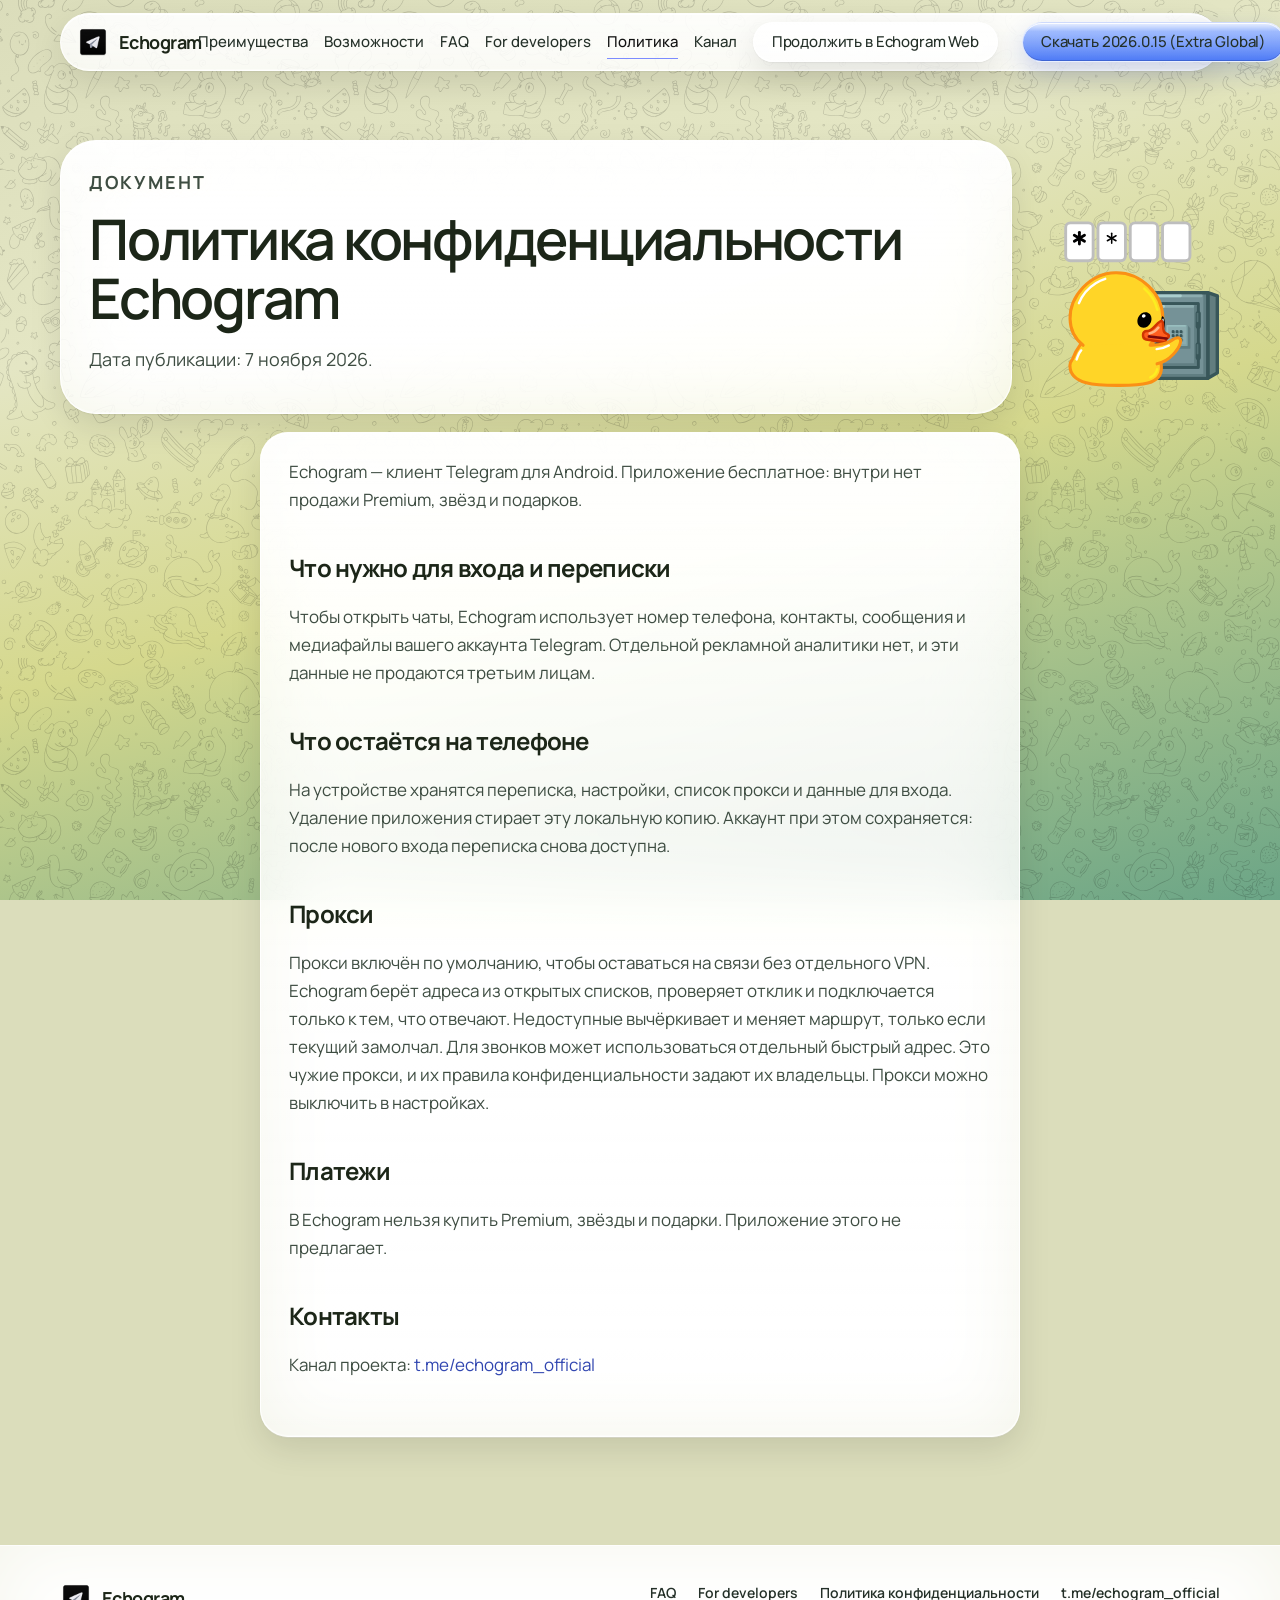
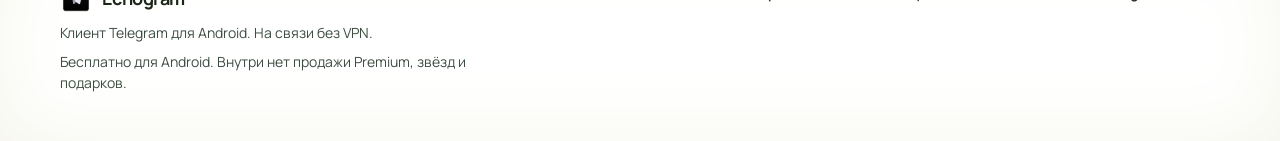
<file: privacy.html>
<!DOCTYPE html>
<html lang="ru">
<head>
  <meta charset="utf-8">
  <meta name="viewport" content="width=device-width, initial-scale=1">
  <title>Политика конфиденциальности — Echogram</title>
  <meta name="description" content="Политика конфиденциальности Echogram от 7 ноября 2026: что остаётся на телефоне и как устроен подбор прокси.">
  <meta name="robots" content="index, follow">
  <link rel="canonical" href="https://echogram.pw/privacy.html">
  <meta property="og:locale" content="ru_RU">
  <meta property="og:type" content="article">
  <meta property="og:site_name" content="Echogram">
  <meta property="og:title" content="Политика конфиденциальности — Echogram">
  <meta property="og:description" content="Политика конфиденциальности Echogram от 7 ноября 2026: что остаётся на телефоне и как устроен подбор прокси.">
  <meta property="og:url" content="https://echogram.pw/privacy.html">
  <meta property="og:image" content="https://echogram.pw/icon.webp">
  <meta name="twitter:card" content="summary">
  <meta name="twitter:title" content="Политика конфиденциальности — Echogram">
  <meta name="twitter:description" content="Политика конфиденциальности Echogram от 7 ноября 2026: что остаётся на телефоне и как устроен подбор прокси.">
  <meta name="twitter:image" content="https://echogram.pw/icon.webp">
  <meta name="theme-color" content="#09090c">
  <link rel="icon" href="icon.webp" type="image/webp">
  <link rel="apple-touch-icon" href="icon.webp">
  <link rel="preconnect" href="https://fonts.googleapis.com">
  <link rel="preconnect" href="https://fonts.gstatic.com" crossorigin>
  <link href="https://fonts.googleapis.com/css2?family=Manrope:wght@400;500;600;700&display=swap" rel="stylesheet">
  <link rel="stylesheet" href="css/styles.css">
</head>
<body>
  <header class="header">
    <div class="wrap">
      <a class="logo" href="index.html" aria-label="Echogram">
        <img class="logo-mark" src="icon.webp" width="32" height="32" alt="">
        Echogram
      </a>
      <button class="burger" type="button" aria-label="Меню" aria-expanded="false"><span></span></button>
      <nav class="nav">
        <a href="index.html#advantages">Преимущества</a>
        <a href="index.html#features">Возможности</a>
        <a href="faq.html">FAQ</a>
        <a href="developers.html">For developers</a>
        <a class="active" href="privacy.html">Политика</a>
        <a href="https://t.me/echogram_official">Канал</a>
        <a class="btn btn-ghost btn-sm header-web" href="https://web-echogram.mineholde.pro/">Продолжить в Echogram Web</a>
        <a class="btn btn-primary btn-sm header-cta" data-latest-apk href="https://github.com/VMRcompany/echogram/releases/download/2026.0.15-Extra-Global/Echogram-2026.0.15.Extra.Global.apk" download="Echogram-2026.0.15.Extra.Global.apk"><span data-apk-label>Скачать 2026.0.15 (Extra Global)</span></a>
      </nav>
    </div>
  </header>

  <main>
    <section class="page-hero">
      <div class="wrap">
        <div class="page-duck">
          <div>
            <p class="section-label reveal">Документ</p>
            <h1 class="reveal" style="--i:1">Политика конфиденциальности Echogram</h1>
            <p class="date reveal" style="--i:2">Дата публикации: 7 ноября 2026.</p>
          </div>
          <div class="sticker sticker-lg reveal" style="--i:2" data-sticker="stickers/lock.json" aria-hidden="true"></div>
        </div>
      </div>
    </section>
    <section class="section" style="padding-top: 8px;">
      <div class="wrap doc">
        <p>Echogram — клиент Telegram для Android. Приложение бесплатное: внутри нет продажи Premium, звёзд и подарков.</p>

        <h2>Что нужно для входа и переписки</h2>
        <p>Чтобы открыть чаты, Echogram использует номер телефона, контакты, сообщения и медиафайлы вашего аккаунта Telegram. Отдельной рекламной аналитики нет, и эти данные не продаются третьим лицам.</p>

        <h2>Что остаётся на телефоне</h2>
        <p>На устройстве хранятся переписка, настройки, список прокси и данные для входа. Удаление приложения стирает эту локальную копию. Аккаунт при этом сохраняется: после нового входа переписка снова доступна.</p>

        <h2>Прокси</h2>
        <p>Прокси включён по умолчанию, чтобы оставаться на связи без отдельного VPN. Echogram берёт адреса из открытых списков, проверяет отклик и подключается только к тем, что отвечают. Недоступные вычёркивает и меняет маршрут, только если текущий замолчал. Для звонков может использоваться отдельный быстрый адрес. Это чужие прокси, и их правила конфиденциальности задают их владельцы. Прокси можно выключить в настройках.</p>

        <h2>Платежи</h2>
        <p>В Echogram нельзя купить Premium, звёзды и подарки. Приложение этого не предлагает.</p>

        <h2>Контакты</h2>
        <p>Канал проекта: <a href="https://t.me/echogram_official">t.me/echogram_official</a></p>
      </div>
    </section>
  </main>

  <footer class="footer">
    <div class="wrap">
      <div class="footer-grid">
        <div>
          <a class="logo" href="index.html">
            <img class="logo-mark" src="icon.webp" width="32" height="32" alt="">
            Echogram
          </a>
          <p>Клиент Telegram для Android. На связи без VPN.</p>
        </div>
        <div class="footer-links">
          <a href="faq.html">FAQ</a>
          <a href="developers.html">For developers</a>
          <a href="privacy.html">Политика конфиденциальности</a>
          <a href="https://t.me/echogram_official">t.me/echogram_official</a>
        </div>
      </div>
      <p class="legal">Бесплатно для Android. Внутри нет продажи Premium, звёзд и подарков.</p>
    </div>
  </footer>
  <script src="js/lottie.min.js"></script>
  <script src="js/site.js"></script>
</body>
</html>
</file>
<file: css/styles.css>
:root {
  --bg: #07070c;
  --bg-elev: #121218;
  --card: rgba(255, 255, 255, 0.06);
  --card-2: rgba(255, 255, 255, 0.04);
  --line: rgba(255, 255, 255, 0.16);
  --text: #1c2618;
  --muted: #3e4d42;
  --accent: #7c8cff;
  --accent-2: #b7c4ff;
  --header: 84px;
  --max: 1160px;
  --radius: 28px;
  --glass: linear-gradient(180deg, rgba(255, 255, 255, 0.86) 0%, rgba(255, 255, 255, 0.68) 100%);
  --glass-blur: blur(40px) saturate(0.35) brightness(1.24);
  --glass-shadow:
    0 12px 32px rgba(0, 0, 0, 0.10),
    0 1px 2px rgba(0, 0, 0, 0.06),
    inset 0 1px 0 rgba(255, 255, 255, 0.96),
    inset 0 -1px 0 rgba(255, 255, 255, 0.4);
}

* { box-sizing: border-box; }
html { scroll-behavior: smooth; }
body {
  margin: 0;
  background: #dbddbb;
  color: var(--text);
}
body:before,
body:after {
  content: "";
  position: fixed;
  inset: 0;
  pointer-events: none;
}
body:before {
  z-index: -2;
  background: linear-gradient(165deg, #dbddbb 0%, #e4e6c4 30%, #d5d88d 56%, #9fbe8a 78%, #6ba587 100%);
}
body:after {
  z-index: -1;
  background: url("../img/telegram-pattern.svg") left top / 320px auto repeat;
  opacity: 0.18;
}
body {
  font-family: "Manrope", "Segoe UI", sans-serif;
  font-size: 16px;
  line-height: 1.5;
  -webkit-font-smoothing: antialiased;
}
img { max-width: 100%; display: block; }
a { color: inherit; text-decoration: none; }
button, input { font-family: inherit; }
::selection { background: rgba(102, 127, 255, 0.45); }

.wrap {
  width: min(var(--max), calc(100% - 40px));
  margin: 0 auto;
}

.header {
  position: sticky;
  top: 0;
  z-index: 40;
  height: var(--header);
  display: flex;
  align-items: center;
  background: transparent;
  border-bottom: 0;
}
.header .wrap {
  position: relative;
  display: flex;
  align-items: center;
  gap: 28px;
  height: 58px;
  padding: 0 8px 0 16px;
  border-radius: 999px;
  background: var(--glass);
  border: 1px solid rgba(255, 255, 255, 0.86);
  box-shadow: var(--glass-shadow);
}
.header .wrap:before {
  content: "";
  position: absolute;
  inset: 0;
  z-index: -1;
  border-radius: inherit;
  backdrop-filter: var(--glass-blur);
  -webkit-backdrop-filter: var(--glass-blur);
}
.logo {
  display: flex;
  align-items: center;
  gap: 10px;
  font-weight: 700;
  font-size: 18px;
  letter-spacing: -0.03em;
}
.logo-mark {
  width: 32px;
  height: 32px;
  border-radius: 9px;
  display: block;
  box-shadow: 0 0 0 1px rgba(255, 255, 255, 0.08);
}
.nav {
  display: flex;
  align-items: center;
  gap: 16px;
  margin-left: auto;
}
.nav a:not(.btn) { white-space: nowrap; }
.nav a {
  color: #243028;
  font-size: 15px;
  font-weight: 500;
}
.nav a:hover,
.nav a.active { color: #111; }
.nav a:not(.btn) { position: relative; }
.nav a:not(.btn):after {
  content: "";
  position: absolute;
  left: 0;
  right: 0;
  bottom: -6px;
  height: 1.5px;
  background: var(--accent);
  transform: scaleX(0);
  transform-origin: left;
  transition: transform 0.3s ease;
}
.nav a:not(.btn):hover:after,
.nav a.active:after { transform: scaleX(1); }
.logo { transition: transform 0.25s ease; }
.logo:hover { transform: translateY(-1px); }
.logo-mark { transition: transform 0.35s cubic-bezier(0.16, 0.84, 0.32, 1); }
.logo:hover .logo-mark { transform: rotate(-8deg) scale(1.06); }
.header-cta { margin-left: 8px; white-space: nowrap; }
.header-web { white-space: nowrap; }

.btn {
  display: inline-flex;
  align-items: center;
  justify-content: center;
  height: 46px;
  padding: 0 22px;
  border-radius: 999px;
  border: 1px solid rgba(255, 255, 255, 0.28);
  font-size: 15px;
  font-weight: 600;
  letter-spacing: -0.01em;
  cursor: pointer;
  transition: background 0.2s ease, border-color 0.2s ease, transform 0.2s ease, box-shadow 0.2s ease;
}
.btn-sm { height: 40px; padding: 0 18px; font-size: 14px; }
.btn-primary {
  background: linear-gradient(180deg, rgba(255, 255, 255, 0.42), rgba(255, 255, 255, 0.08)), linear-gradient(180deg, #7aa2ff, #3d6ef5);
  color: #fff;
  border-color: rgba(255, 255, 255, 0.72);
  box-shadow: inset 0 1px 0 rgba(255, 255, 255, 0.85), inset 0 -1px 0 rgba(20, 40, 120, 0.28), 0 10px 24px rgba(40, 70, 180, 0.22);
  backdrop-filter: blur(24px) saturate(1.1);
  -webkit-backdrop-filter: blur(24px) saturate(1.1);
}
.btn-primary:hover { transform: translateY(-1px); background: linear-gradient(180deg, rgba(255, 255, 255, 0.55), rgba(255, 255, 255, 0.12)), linear-gradient(180deg, #8aafff, #4d7cff); color: #fff; }
.btn-ghost {
  background: var(--glass);
  color: #1c1c1e;
  border-color: rgba(255, 255, 255, 0.9);
  box-shadow: var(--glass-shadow);
  backdrop-filter: var(--glass-blur);
  -webkit-backdrop-filter: var(--glass-blur);
}
.btn-ghost:hover { border-color: #fff; background: linear-gradient(180deg, rgba(255, 255, 255, 0.94), rgba(255, 255, 255, 0.76)); }
.burger {
  display: none;
  margin-left: auto;
  width: 42px;
  height: 42px;
  border-radius: 14px;
  border: 1px solid rgba(255, 255, 255, 0.72);
  background: linear-gradient(180deg, rgba(255, 255, 255, 0.62), rgba(255, 255, 255, 0.22));
  box-shadow: inset 0 1px 0 rgba(255, 255, 255, 0.9);
  backdrop-filter: blur(18px) saturate(1.6);
  -webkit-backdrop-filter: blur(18px) saturate(1.6);
  color: #1c2618;
  cursor: pointer;
}
.burger span,
.burger span:before,
.burger span:after {
  display: block;
  width: 16px;
  height: 1.5px;
  background: #1c2618;
  position: relative;
  margin: 0 auto;
}
.burger span:before,
.burger span:after {
  content: "";
  position: absolute;
  left: 0;
}
.burger span,
.burger span:before,
.burger span:after { transition: transform 0.28s ease, top 0.28s ease, background 0.2s ease; }
.burger span:before { top: -5px; }
.burger span:after { top: 5px; }
.burger.open span { background: transparent; }
.burger.open span:before { top: 0; transform: rotate(45deg); }
.burger.open span:after { top: 0; transform: rotate(-45deg); }

.hero {
  position: relative;
  padding: 72px 0 40px;
  overflow: hidden;
}
.hero:before,
.hero:after {
  content: "";
  position: absolute;
  pointer-events: none;
  border-radius: 50%;
}
.hero:before {
  width: 640px;
  height: 640px;
  right: -40px;
  top: -80px;
  background: radial-gradient(circle, rgba(255, 255, 255, 0.45), rgba(255, 255, 255, 0) 68%);
  animation: drift 14s ease-in-out infinite;
}
.hero:after {
  width: 280px;
  height: 280px;
  left: 8%;
  bottom: 40px;
  background: radial-gradient(circle, rgba(255, 255, 255, 0.28), rgba(255, 255, 255, 0) 70%);
  animation: drift 11s ease-in-out infinite reverse;
}
@keyframes drift {
  0%, 100% { transform: translate3d(0, 0, 0); }
  50% { transform: translate3d(18px, -22px, 0); }
}
.hero-grid {
  position: relative;
  display: grid;
  grid-template-columns: 1.05fr 0.95fr;
  gap: 40px;
  align-items: center;
  min-height: 620px;
}
.kicker {
  display: inline-flex;
  align-items: center;
  gap: 8px;
  height: 32px;
  padding: 0 12px 0 8px;
  border-radius: 999px;
  background: rgba(255, 255, 255, 0.08);
  border: 1px solid rgba(255, 255, 255, 0.2);
  box-shadow: inset 0 1px 0 rgba(255, 255, 255, 0.32);
  backdrop-filter: blur(14px) saturate(1.5);
  -webkit-backdrop-filter: blur(14px) saturate(1.5);
  color: #e6ebff;
  font-size: 13px;
  font-weight: 600;
  margin-bottom: 22px;
}
.kicker i {
  width: 8px;
  height: 8px;
  border-radius: 50%;
  background: var(--accent);
  display: block;
  animation: ping 2.4s ease-out infinite;
}
@keyframes ping {
  0% { box-shadow: 0 0 0 0 rgba(102, 127, 255, 0.65); }
  70% { box-shadow: 0 0 0 8px rgba(102, 127, 255, 0); }
  100% { box-shadow: 0 0 0 0 rgba(102, 127, 255, 0); }
}
h1 {
  margin: 0;
  font-size: clamp(42px, 5.4vw, 64px);
  line-height: 1.05;
  letter-spacing: -0.04em;
  font-weight: 600;
}
.lead {
  margin: 22px 0 0;
  max-width: 520px;
  color: var(--muted);
  font-size: 20px;
  line-height: 1.45;
}
.hero-actions {
  display: flex;
  flex-wrap: wrap;
  gap: 12px;
  margin-top: 32px;
}
.fine {
  margin: 18px 0 0;
  color: #8d8d98;
  font-size: 14px;
  max-width: 460px;
}

.phone-wrap {
  display: flex;
  justify-content: center;
  position: relative;
}
.phone {
  width: 292px;
  height: 598px;
  border-radius: 40px;
  background: #0c0c10;
  border: 8px solid #2a2a32;
  box-shadow: 0 40px 80px rgba(0, 0, 0, 0.45), 0 0 0 1px rgba(255, 255, 255, 0.04);
  overflow: hidden;
  position: relative;
  animation: float 7s ease-in-out infinite;
}
.phone-bar {
  height: 28px;
  display: flex;
  align-items: center;
  justify-content: center;
}
.phone-bar span {
  width: 86px;
  height: 16px;
  background: #000;
  border-radius: 10px;
}
.phone-head {
  display: flex;
  align-items: center;
  justify-content: space-between;
  padding: 6px 16px 12px;
}
.phone-head strong { font-size: 20px; letter-spacing: -0.03em; }
.phone-head em {
  font-style: normal;
  font-size: 12px;
  color: var(--accent-2);
  font-weight: 700;
}
.search {
  margin: 0 14px 12px;
  height: 36px;
  border-radius: 12px;
  background: #17171c;
  color: #6f6f7a;
  font-size: 13px;
  display: flex;
  align-items: center;
  padding: 0 12px;
}
.chat {
  display: grid;
  grid-template-columns: 44px 1fr auto;
  gap: 10px;
  align-items: center;
  padding: 10px 14px;
}
.chat + .chat { border-top: 1px solid rgba(255, 255, 255, 0.04); }
.avatar {
  width: 44px;
  height: 44px;
  border-radius: 50%;
  display: grid;
  place-items: center;
  font-weight: 700;
  font-size: 15px;
}
.chat b { display: block; font-size: 14px; font-weight: 600; }
.chat small { color: #8e8e99; font-size: 12px; }
.badge {
  min-width: 20px;
  height: 20px;
  padding: 0 6px;
  border-radius: 999px;
  background: var(--accent);
  color: #fff;
  font-size: 11px;
  font-weight: 700;
  display: grid;
  place-items: center;
}
.time { color: #6d6d78; font-size: 11px; }
.phone-nav {
  position: absolute;
  left: 10px;
  right: 10px;
  bottom: 10px;
  height: 54px;
  border-radius: 18px;
  background: #16161c;
  display: grid;
  grid-template-columns: repeat(4, 1fr);
  align-items: center;
  text-align: center;
  color: #8a8a96;
  font-size: 10px;
  font-weight: 600;
}
.phone-nav span:first-child { color: var(--accent-2); }

@keyframes float {
  0%, 100% { transform: translateY(0); }
  50% { transform: translateY(-10px); }
}

.section { padding: 88px 0; }
.section-label {
  color: var(--accent-2);
  font-size: 13px;
  font-weight: 700;
  letter-spacing: 0.12em;
  text-transform: uppercase;
  margin: 0 0 14px;
}
.intro h2,
.block-title {
  margin: 0;
  font-size: clamp(32px, 4vw, 48px);
  line-height: 1.12;
  letter-spacing: -0.035em;
  font-weight: 600;
  max-width: 820px;
}
.intro-grid {
  display: grid;
  grid-template-columns: 1fr 1fr;
  gap: 28px;
  margin-top: 36px;
}
.intro-card {
  background: linear-gradient(180deg, rgba(255, 255, 255, 0.14), rgba(255, 255, 255, 0.04));
  border: 1px solid rgba(255, 255, 255, 0.18);
  border-radius: 32px;
  padding: 28px;
  min-height: 160px;
  box-shadow: var(--glass-shadow);
  backdrop-filter: blur(22px) saturate(1.55);
  -webkit-backdrop-filter: blur(22px) saturate(1.55);
  transition: transform 0.35s cubic-bezier(0.16, 0.84, 0.32, 1), border-color 0.35s ease, box-shadow 0.35s ease;
}
.intro-card:hover,
.scene-card:hover,
.channel:hover,
.card:hover,
.reason:hover {
  transform: translateY(-4px);
  border-color: #fff;
  box-shadow:
    0 18px 36px rgba(0, 0, 0, 0.12),
    inset 0 1px 0 #fff,
    inset 0 -1px 0 rgba(255, 255, 255, 0.45);
}
.intro-card h3 {
  margin: 0 0 10px;
  font-size: 22px;
  letter-spacing: -0.03em;
}
.intro-card p { margin: 0; color: var(--muted); font-size: 16px; }

.adv-item {
  display: grid;
  grid-template-columns: 72px 1fr 1.05fr;
  gap: 24px;
  align-items: start;
  margin-top: 12px;
  padding: 28px;
  border: 1px solid rgba(255, 255, 255, 0.16);
  border-radius: 28px;
  background: linear-gradient(180deg, rgba(255, 255, 255, 0.1), rgba(255, 255, 255, 0.03));
  box-shadow: inset 0 1px 0 rgba(255, 255, 255, 0.28);
  backdrop-filter: blur(18px) saturate(1.45);
  -webkit-backdrop-filter: blur(18px) saturate(1.45);
}
.adv-item:last-child { border-bottom: 1px solid rgba(255, 255, 255, 0.16); }
.num {
  color: var(--accent);
  font-weight: 700;
  font-size: 18px;
  letter-spacing: 0.04em;
  padding-top: 8px;
}
.adv-item h3 {
  margin: 0;
  font-size: clamp(26px, 3vw, 36px);
  letter-spacing: -0.035em;
  font-weight: 600;
  line-height: 1.15;
}
.adv-item p { margin: 6px 0 0; color: var(--muted); font-size: 17px; }
.adv-item a { color: var(--accent-2); }
.adv-item a:hover { text-decoration: underline; }

.cards {
  display: grid;
  grid-template-columns: repeat(4, 1fr);
  gap: 14px;
  margin-top: 36px;
}
.card {
  background: linear-gradient(180deg, rgba(255, 255, 255, 0.13), rgba(255, 255, 255, 0.04));
  border: 1px solid rgba(255, 255, 255, 0.18);
  border-radius: 28px;
  padding: 22px 20px 24px;
  min-height: 230px;
  box-shadow: var(--glass-shadow);
  backdrop-filter: blur(20px) saturate(1.5);
  -webkit-backdrop-filter: blur(20px) saturate(1.5);
  transition: border-color 0.25s ease, transform 0.35s ease, box-shadow 0.35s ease;
}
.icon {
  width: 44px;
  height: 44px;
  border-radius: 14px;
  background: linear-gradient(180deg, rgba(255, 255, 255, 0.72), rgba(255, 255, 255, 0.28));
  border: 1px solid rgba(255, 255, 255, 0.7);
  box-shadow: inset 0 1px 0 rgba(255, 255, 255, 0.9);
  color: #3146b0;
  display: grid;
  place-items: center;
  margin-bottom: 22px;
}
.card h3 {
  margin: 0 0 8px;
  font-size: 20px;
  letter-spacing: -0.03em;
}
.card p { margin: 0; color: var(--muted); font-size: 14px; line-height: 1.45; }

.channel {
  margin-top: 18px;
  display: flex;
  align-items: center;
  justify-content: space-between;
  gap: 20px;
  padding: 22px 24px;
  border-radius: 28px;
  background: linear-gradient(180deg, rgba(255, 255, 255, 0.12), rgba(255, 255, 255, 0.04));
  border: 1px solid rgba(255, 255, 255, 0.18);
  box-shadow: var(--glass-shadow);
  backdrop-filter: blur(20px) saturate(1.5);
  -webkit-backdrop-filter: blur(20px) saturate(1.5);
  transition: transform 0.35s cubic-bezier(0.16, 0.84, 0.32, 1), border-color 0.35s ease, box-shadow 0.35s ease;
}
.channel strong { display: block; font-size: 18px; letter-spacing: -0.02em; }
.channel span { color: var(--muted); font-size: 14px; }

.faq-list { margin-top: 28px; border-top: 0; display: flex; flex-direction: column; gap: 10px; }
.faq-item {
  border: 1px solid rgba(255, 255, 255, 0.16);
  border-radius: 22px;
  background: linear-gradient(180deg, rgba(255, 255, 255, 0.1), rgba(255, 255, 255, 0.03));
  box-shadow: inset 0 1px 0 rgba(255, 255, 255, 0.26);
  backdrop-filter: blur(16px) saturate(1.4);
  -webkit-backdrop-filter: blur(16px) saturate(1.4);
}
.faq-q {
  width: 100%;
  text-align: left;
  background: transparent;
  color: #1c2618;
  border: 0;
  border-radius: 22px;
  padding: 20px 18px;
  display: flex;
  align-items: center;
  justify-content: space-between;
  gap: 20px;
  font-size: 18px;
  font-weight: 600;
  letter-spacing: -0.02em;
  cursor: pointer;
}
.faq-q .mark {
  width: 28px;
  height: 28px;
  border-radius: 50%;
  border: 1px solid rgba(255, 255, 255, 0.75);
  background: linear-gradient(180deg, rgba(255, 255, 255, 0.75), rgba(255, 255, 255, 0.28));
  box-shadow: inset 0 1px 0 rgba(255, 255, 255, 0.95);
  position: relative;
  flex: none;
}
.faq-q .mark:before,
.faq-q .mark:after {
  content: "";
  position: absolute;
  background: #fff;
  left: 50%;
  top: 50%;
  transform: translate(-50%, -50%);
}
.faq-q .mark:before { width: 12px; height: 1.5px; }
.faq-q .mark:after { width: 1.5px; height: 12px; transition: transform 0.15s ease; }
.faq-item.open .mark:after { transform: translate(-50%, -50%) scaleY(0); }
.faq-a {
  display: block;
  color: var(--muted);
  padding: 0 48px 0 18px;
  font-size: 16px;
  max-width: 820px;
  max-height: 0;
  overflow: hidden;
  transition: max-height 0.4s ease, padding 0.4s ease;
}
.faq-item.open .faq-a { max-height: 280px; padding-bottom: 22px; }
.faq-a a { color: var(--accent-2); }
.faq-a a:hover { text-decoration: underline; }

.page-hero { padding: 56px 0 10px; }
.page-hero h1 { font-size: clamp(36px, 5vw, 56px); }
.page-hero p { color: var(--muted); font-size: 18px; max-width: 680px; }
.doc {
  max-width: 760px;
  padding: 8px 28px 40px;
  border-radius: 28px;
  border: 1px solid rgba(255, 255, 255, 0.16);
  background: linear-gradient(180deg, rgba(255, 255, 255, 0.1), rgba(255, 255, 255, 0.03));
  box-shadow: var(--glass-shadow);
  backdrop-filter: blur(18px) saturate(1.4);
  -webkit-backdrop-filter: blur(18px) saturate(1.4);
}
.doc h2 {
  margin: 36px 0 10px;
  font-size: 24px;
  letter-spacing: -0.03em;
}
.doc p { color: #c6c6ce; font-size: 17px; line-height: 1.65; }
.doc a { color: var(--accent-2); }
.doc a:hover { text-decoration: underline; }
.date { color: #8d8d98; font-size: 14px; }

.footer {
  border-top: 1px solid rgba(255, 255, 255, 0.1);
  padding: 36px 0 48px;
  margin-top: 20px;
}
.footer-grid {
  display: flex;
  justify-content: space-between;
  gap: 24px;
  align-items: flex-start;
}
.footer p { margin: 8px 0 0; color: var(--muted); font-size: 14px; max-width: 420px; }
.footer-links { display: flex; gap: 22px; flex-wrap: wrap; }
.footer-links a { color: #243028; font-size: 14px; font-weight: 600; }
.footer-links a:hover { color: #111; }
.legal {
  margin-top: 28px;
  color: #6f6f7a;
  font-size: 13px;
}

.menu-open { overflow: hidden; }
@media (max-width: 1180px) {
  .burger { display: grid; place-items: center; }
  .nav {
    position: fixed;
    inset: var(--header) 0 0 0;
    z-index: 30;
    background: rgba(255, 255, 255, 0.82);
    backdrop-filter: var(--glass-blur);
    -webkit-backdrop-filter: var(--glass-blur);
    display: flex;
    flex-direction: column;
    align-items: flex-start;
    padding: 28px 22px;
    gap: 8px;
    margin: 0;
    opacity: 0;
    visibility: hidden;
    transform: translateY(-16px);
    transition: opacity 0.32s ease, transform 0.4s cubic-bezier(0.16, 0.84, 0.32, 1), visibility 0.32s;
  }
  .nav.open {
    opacity: 1;
    visibility: visible;
    transform: none;
  }
  .nav a:not(.btn) {
    font-size: 28px;
  }
  .nav a.btn { font-size: 16px; }
  .nav a {
    opacity: 0;
    transform: translateY(18px);
  }
  .nav.open a {
    animation: menuIn 0.5s cubic-bezier(0.16, 0.84, 0.32, 1) forwards;
  }
  .nav.open a:nth-child(1) { animation-delay: 0.05s; }
  .nav.open a:nth-child(2) { animation-delay: 0.1s; }
  .nav.open a:nth-child(3) { animation-delay: 0.15s; }
  .nav.open a:nth-child(4) { animation-delay: 0.2s; }
  .nav.open a:nth-child(5) { animation-delay: 0.25s; }
  .nav.open a:nth-child(6) { animation-delay: 0.3s; }
  .nav.open a:nth-child(7) { animation-delay: 0.35s; }
  .header-cta { margin: 8px 0 0; }
  .hero-grid, .intro-grid, .cards, .reasons, .adv-item { grid-template-columns: 1fr; }
  .hero { padding-top: 36px; }
  .hero-grid { min-height: 0; }
  .phone { animation: none; }
  .cards, .reasons { grid-template-columns: 1fr 1fr; }
  .channel { flex-direction: column; align-items: flex-start; }
}
@media (max-width: 640px) {
  .wrap { width: min(var(--max), calc(100% - 32px)); }
  .cards, .reasons { grid-template-columns: 1fr; }
  .section { padding: 64px 0; }
  .footer-grid { flex-direction: column; }
  h1 { font-size: 38px; }
}
.hero-visual {
  position: relative;
  display: grid;
  place-items: center;
  min-height: 460px;
}
.hero-visual:before {
  content: "";
  position: absolute;
  width: min(440px, 86%);
  aspect-ratio: 1;
  border-radius: 50%;
  background:
    radial-gradient(circle at 32% 28%, rgba(255, 255, 255, 0.28), transparent 36%),
    radial-gradient(circle at 70% 72%, rgba(120, 150, 255, 0.22), transparent 46%),
    rgba(255, 255, 255, 0.04);
  border: 1px solid rgba(255, 255, 255, 0.2);
  box-shadow: inset 0 1px 0 rgba(255, 255, 255, 0.4), 0 30px 80px rgba(0, 0, 0, 0.25);
  backdrop-filter: blur(10px) saturate(1.4);
  -webkit-backdrop-filter: blur(10px) saturate(1.4);
}
.glow {
  position: absolute;
  width: 520px;
  height: 520px;
  border-radius: 50%;
  background: radial-gradient(circle, rgba(255, 255, 255, 0.5), rgba(255, 255, 255, 0) 68%);
  pointer-events: none;
  animation: glowPulse 7s ease-in-out infinite;
}
@keyframes glowPulse {
  0%, 100% { transform: scale(1); opacity: 0.85; }
  50% { transform: scale(1.08); opacity: 1; }
}
.sticker-xl { animation: bob 5.5s ease-in-out infinite; }
.scene-card .sticker,
.card .sticker,
.reason .sticker { animation: bob 6s ease-in-out infinite; }
.card:nth-child(2) .sticker,
.scene-card:nth-child(2) .sticker,
.reason:nth-child(3n+2) .sticker { animation-delay: -1.4s; }
.reason:nth-child(3n) .sticker { animation-delay: -2.6s; }
@keyframes bob {
  0%, 100% { transform: translateY(0); }
  50% { transform: translateY(-8px); }
}
.btn-primary { position: relative; overflow: hidden; }
.btn-primary:after {
  content: "";
  position: absolute;
  inset: 0;
  background: linear-gradient(110deg, transparent 30%, rgba(255,255,255,0.35), transparent 70%);
  transform: translateX(-120%);
}
.btn-primary:hover:after { animation: sheen 0.7s ease; }
@keyframes sheen { to { transform: translateX(120%); } }
@keyframes menuIn {
  to { opacity: 1; transform: none; }
}
.apk-meta {
  display: block;
  margin-top: 10px;
  color: #8d8d98;
  font-size: 13px;
}
.release-files {
  list-style: none;
  margin: 12px 0 0;
  padding: 0;
  display: flex;
  flex-direction: column;
  gap: 6px;
}
.release-files a { color: var(--accent-2); font-size: 14px; font-weight: 600; }
.release-files a:hover { text-decoration: underline; }
.release-files span { color: #8d8d98; font-weight: 500; margin-left: 8px; }
.reasons {
  display: grid;
  grid-template-columns: repeat(3, 1fr);
  gap: 14px;
  margin-top: 28px;
}
.reason {
  background: linear-gradient(180deg, rgba(255, 255, 255, 0.13), rgba(255, 255, 255, 0.04));
  border: 1px solid rgba(255, 255, 255, 0.18);
  border-radius: 28px;
  padding: 18px 16px 26px;
  text-align: center;
  box-shadow: var(--glass-shadow);
  backdrop-filter: blur(20px) saturate(1.5);
  -webkit-backdrop-filter: blur(20px) saturate(1.5);
  transition: transform 0.35s cubic-bezier(0.16, 0.84, 0.32, 1), border-color 0.35s ease, box-shadow 0.35s ease;
}
.reason .sticker { width: 148px; height: 148px; margin: 0 auto; }
.reason h3 {
  margin: 4px 0 6px;
  font-size: 22px;
  letter-spacing: -0.03em;
}
.reason p {
  margin: 0 auto;
  max-width: 280px;
  color: var(--muted);
  font-size: 15px;
}
.sticker { width: 132px; height: 132px; }
.sticker-lg { width: 220px; height: 220px; }
.sticker-xl { width: min(380px, 78vw); height: min(380px, 78vw); position: relative; }
.card .sticker { margin: 0 auto 8px; }
.scene {
  display: grid;
  grid-template-columns: 1fr 1fr;
  gap: 16px;
  margin-top: 28px;
}
.scene-card {
  background: linear-gradient(180deg, rgba(255, 255, 255, 0.14), rgba(255, 255, 255, 0.04));
  border: 1px solid rgba(255, 255, 255, 0.18);
  border-radius: 32px;
  padding: 28px 28px 32px;
  min-height: 320px;
  box-shadow: var(--glass-shadow);
  backdrop-filter: blur(22px) saturate(1.55);
  -webkit-backdrop-filter: blur(22px) saturate(1.55);
  transition: transform 0.35s cubic-bezier(0.16, 0.84, 0.32, 1), border-color 0.35s ease, box-shadow 0.35s ease;
}
.scene-card h3 {
  margin: 8px 0 8px;
  font-size: 28px;
  letter-spacing: -0.03em;
}
.scene-card p { margin: 0; color: var(--muted); font-size: 16px; max-width: 420px; }
.page-duck {
  display: flex;
  align-items: flex-end;
  justify-content: space-between;
  gap: 24px;
}
.reveal {
  opacity: 0;
  translate: 0 26px;
}
.reveal.show {
  animation: rise 0.8s cubic-bezier(0.16, 0.84, 0.32, 1) forwards;
  animation-delay: calc(var(--i, 0) * 80ms);
}
@keyframes rise {
  to { opacity: 1; translate: 0 0; }
}
@media (max-width: 980px) {
  .scene, .page-duck { grid-template-columns: 1fr; display: grid; }
  .page-duck { align-items: start; }
  .hero-visual { min-height: 280px; }
  .reasons { grid-template-columns: 1fr 1fr; }
}
@media (max-width: 640px) {
  .reasons { grid-template-columns: 1fr; }
}
@media (prefers-reduced-motion: reduce) {
  .phone { animation: none; }
  html { scroll-behavior: auto; }
  .reveal { opacity: 1; translate: none; }
  .reveal.show { animation: none; }
  .glow, .sticker-xl, .scene-card .sticker, .card .sticker, .reason .sticker,
  .hero:before, .hero:after, .kicker i { animation: none; }
  .nav a { opacity: 1; transform: none; }
}

.section-label,
.intro h2,
.block-title {
  text-shadow: 0 1px 0 rgba(255, 252, 244, 0.8), 0 0 16px rgba(255, 252, 244, 0.9);
}
.hero h1,
.hero .lead,
.hero .fine,
.hero .apk-meta {
  text-shadow: 0 1px 0 rgba(255, 252, 244, 0.95), 0 0 16px rgba(255, 252, 244, 0.92);
}
.intro-card,
.adv-item,
.card,
.channel,
.faq-item,
.doc,
.reason,
.scene-card,
.page-duck > div:first-child {
  position: relative;
  isolation: isolate;
  background: var(--glass);
  border-color: rgba(255, 255, 255, 0.88);
  box-shadow: var(--glass-shadow);
  backdrop-filter: var(--glass-blur);
  -webkit-backdrop-filter: var(--glass-blur);
}
.page-duck > div:first-child {
  border: 1px solid rgba(255, 255, 255, 0.88);
  border-radius: 36px;
  padding: 28px 28px 22px;
}
.intro-card:before,
.adv-item:before,
.card:before,
.channel:before,
.faq-item:before,
.doc:before,
.reason:before,
.scene-card:before,
.page-duck > div:first-child:before,
.btn:before {
  content: "";
  position: absolute;
  inset: 0;
  z-index: -1;
  border-radius: inherit;
  pointer-events: none;
  background: linear-gradient(180deg, rgba(255, 255, 255, 0.7), rgba(255, 255, 255, 0) 22%);
}
.btn { position: relative; isolation: isolate; }
.footer {
  background: rgba(255, 255, 255, 0.72);
  border-top-color: rgba(255, 255, 255, 0.7);
  backdrop-filter: var(--glass-blur);
  -webkit-backdrop-filter: var(--glass-blur);
}
.fine,
.apk-meta,
.date,
.release-files span,
.doc p {
  color: var(--muted);
}
.section-label,
.release-files a,
.adv-item a,
.faq-a a,
.doc a {
  color: #3146b0;
}
.faq-q .mark:before,
.faq-q .mark:after {
  background: #1c2618;
}

body.dev-page {
  background: #fff;
  color: #222;
}
body.dev-page:before,
body.dev-page:after { display: none; }
body.dev-page .header {
  background: #fff;
  border-bottom: 1px solid #e7e7e7;
}
body.dev-page .header .wrap {
  width: min(1160px, calc(100% - 40px));
  height: 64px;
  background: transparent;
  border: 0;
  border-radius: 0;
  box-shadow: none;
}
body.dev-page .header .wrap:before,
body.dev-page .btn:before { display: none; }
body.dev-page .nav a:not(.btn) { color: #222; }
body.dev-page .nav a:not(.btn):hover,
body.dev-page .nav a.active { color: #2481cc; }
body.dev-page .nav a:not(.btn):after { background: #2481cc; }
body.dev-page .footer {
  background: #fff;
  border-top: 1px solid #e7e7e7;
  backdrop-filter: none;
  -webkit-backdrop-filter: none;
}
body.dev-page .footer p,
body.dev-page .footer-links a,
body.dev-page .legal { color: #707579; text-shadow: none; }
body.dev-page .footer-links a:hover { color: #2481cc; }
body.dev-page h1,
body.dev-page h2,
body.dev-page p { text-shadow: none; }
.dev {
  width: min(760px, calc(100% - 40px));
  margin: 0 auto;
  padding: 48px 0 24px;
}
.dev-kicker {
  margin: 0 0 10px;
  color: #2481cc;
  font-size: 15px;
  font-weight: 700;
}
.dev h1 {
  margin: 0;
  color: #000;
  font-size: clamp(40px, 5vw, 56px);
  line-height: 1.08;
  letter-spacing: -0.035em;
  font-weight: 700;
}
.dev-soon {
  margin: 18px 0 0;
  color: #222;
  font-size: 18px;
  line-height: 1.65;
}
.dev-article {
  scroll-margin-top: 108px;
  margin-top: 48px;
  padding-top: 28px;
  border-top: 1px solid #e7e7e7;
}
.dev-article time {
  display: block;
  margin-bottom: 12px;
  color: #8e8e93;
  font-size: 14px;
}
.dev-article h2 {
  margin: 36px 0 12px;
  color: #000;
  font-size: 28px;
  line-height: 1.2;
  letter-spacing: -0.03em;
  font-weight: 700;
}
.dev-article > h2:first-of-type {
  margin-top: 0;
  font-size: clamp(32px, 4vw, 42px);
}
.dev-article p {
  margin: 0 0 16px;
  color: #222;
  font-size: 18px;
  line-height: 1.7;
}
.dev-article ul {
  margin: 0 0 16px;
  padding: 0 0 0 22px;
  color: #222;
  font-size: 18px;
  line-height: 1.7;
}
.dev-article li { margin: 0 0 8px; }
.dev-article a { color: #2481cc; }
.dev-article a:hover { text-decoration: underline; }
.dev-share {
  margin-top: 28px;
  padding-top: 22px;
  border-top: 1px solid #e7e7e7;
}
.dev-share p {
  margin-bottom: 10px;
  font-size: 15px;
  font-weight: 700;
  color: #000;
}
.dev-share-row {
  display: flex;
  gap: 8px;
}
.dev-share input {
  flex: 1;
  min-width: 0;
  height: 44px;
  padding: 0 14px;
  border: 1px solid #d8d8d8;
  border-radius: 10px;
  background: #f4f4f5;
  color: #222;
  font-size: 14px;
}
.dev-share button {
  height: 44px;
  padding: 0 16px;
  border: 0;
  border-radius: 10px;
  background: #2481cc;
  color: #fff;
  font-weight: 700;
  font-size: 15px;
  cursor: pointer;
}
.dev-share button:hover { background: #1a6fb3; }
@media (max-width: 640px) {
  .dev-share-row { flex-direction: column; }
  .dev-share button { width: 100%; }
}
</file>
